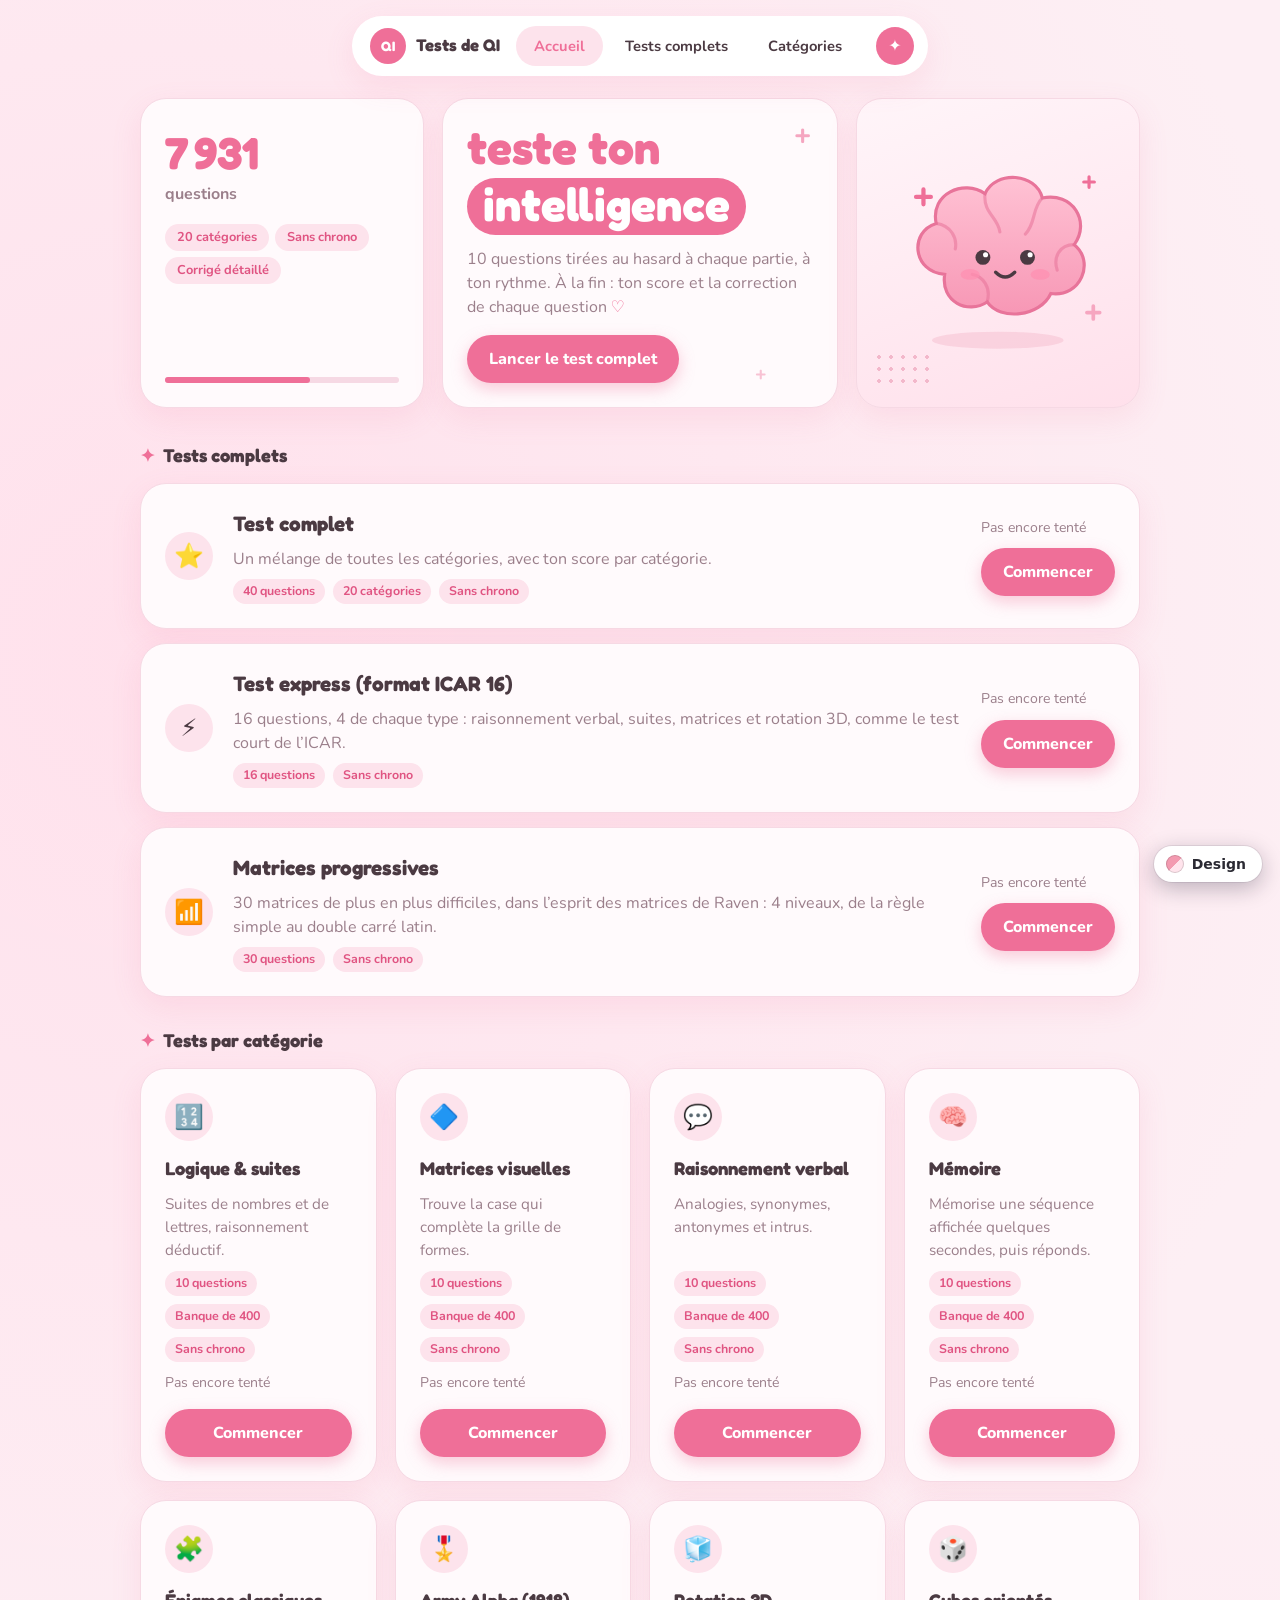
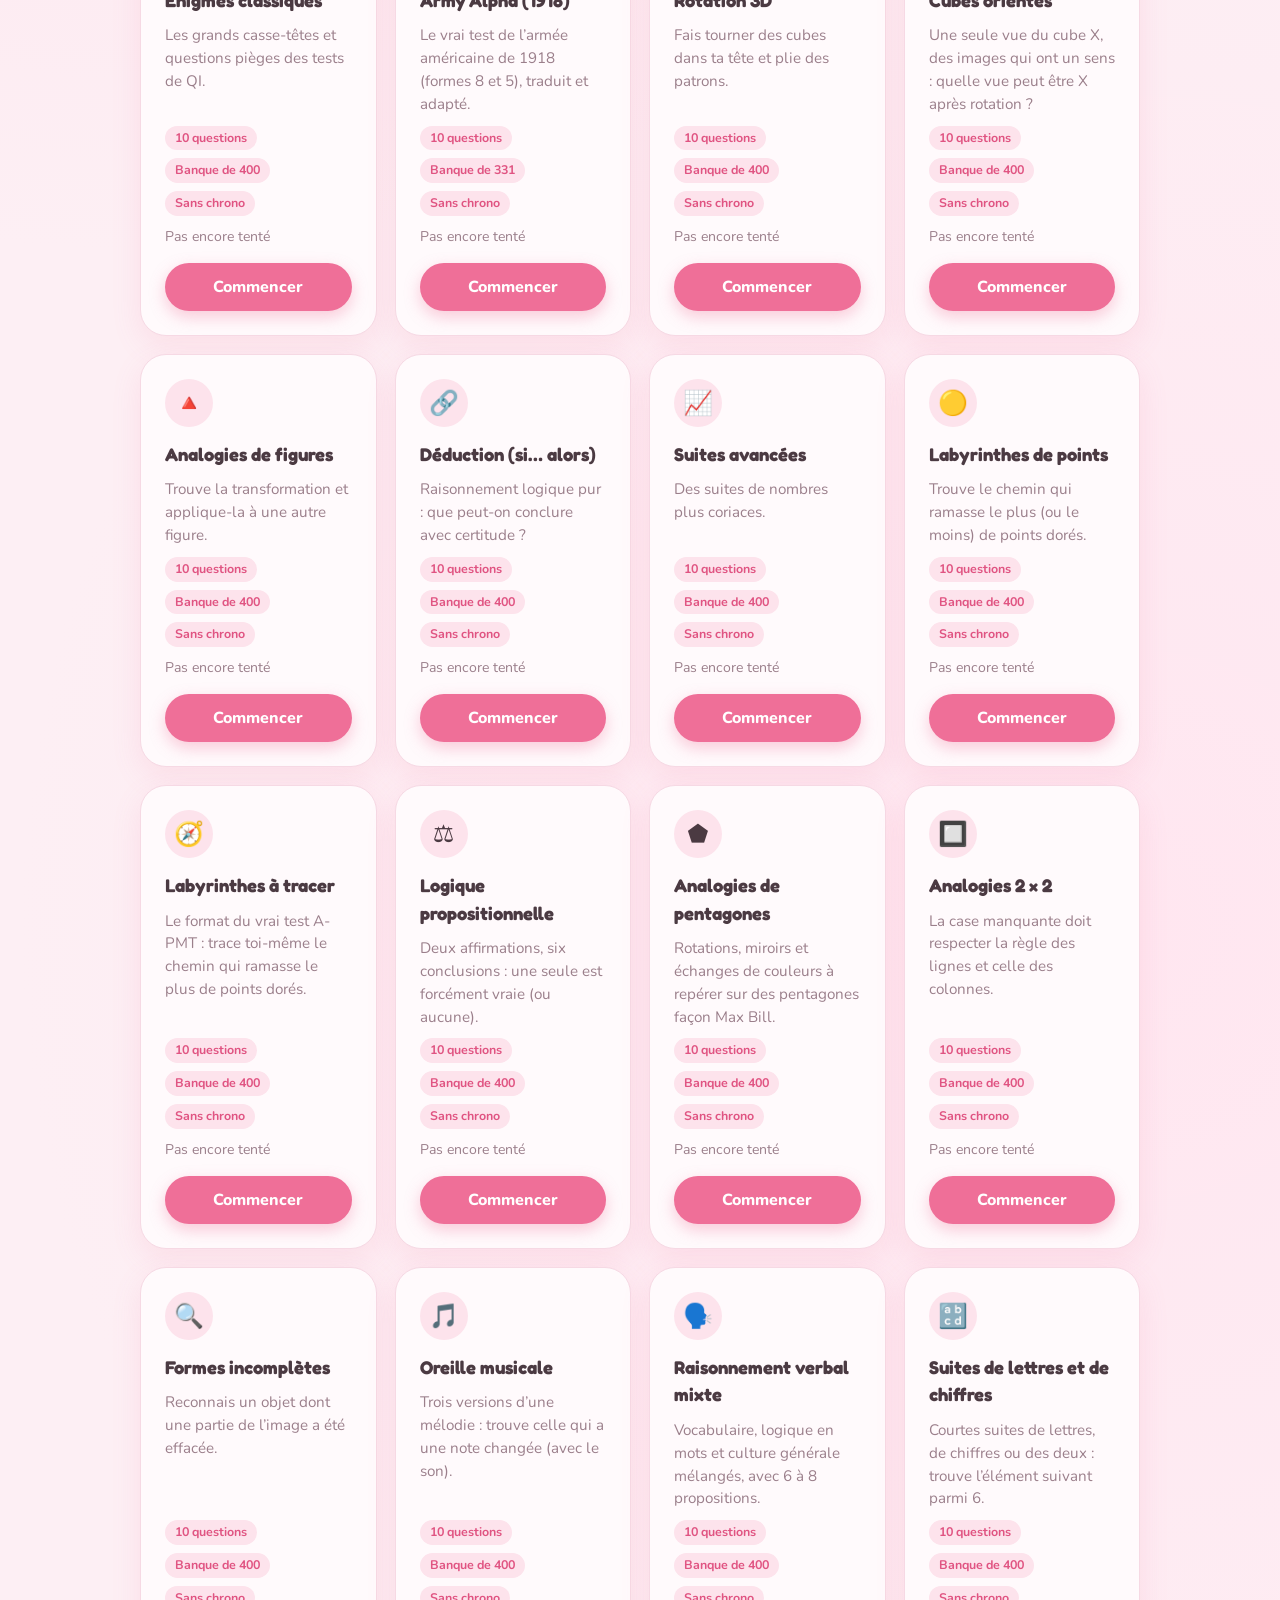
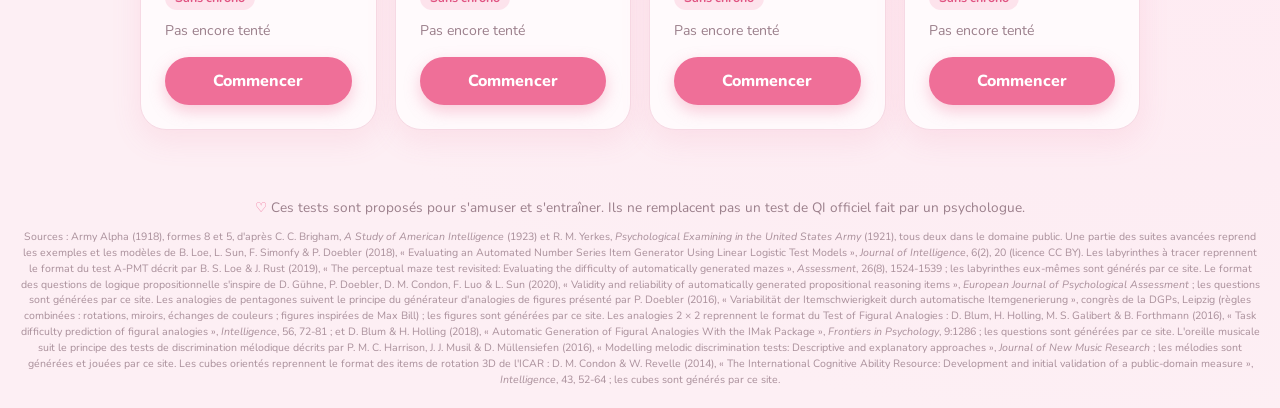
<file: index.html>
<!DOCTYPE html>
<html lang="fr">
<head>
  <meta charset="UTF-8">
  <meta name="viewport" content="width=device-width, initial-scale=1.0">
  <title>Tests de QI</title>
  <!-- Le site existe en plusieurs designs (dossier themes/) : on ouvre celui choisi par le visiteur. -->
  <script src="js/theme.js?v=7"></script>
  <noscript><meta http-equiv="refresh" content="0; url=themes/rose/index.html"></noscript>
</head>
<body>
  <p style="font-family: system-ui, sans-serif; text-align: center; margin-top: 40vh;">
    Ouverture des tests… <a href="themes/rose/index.html">Cliquer ici si rien ne se passe</a>.
  </p>
</body>
</html>
</file>
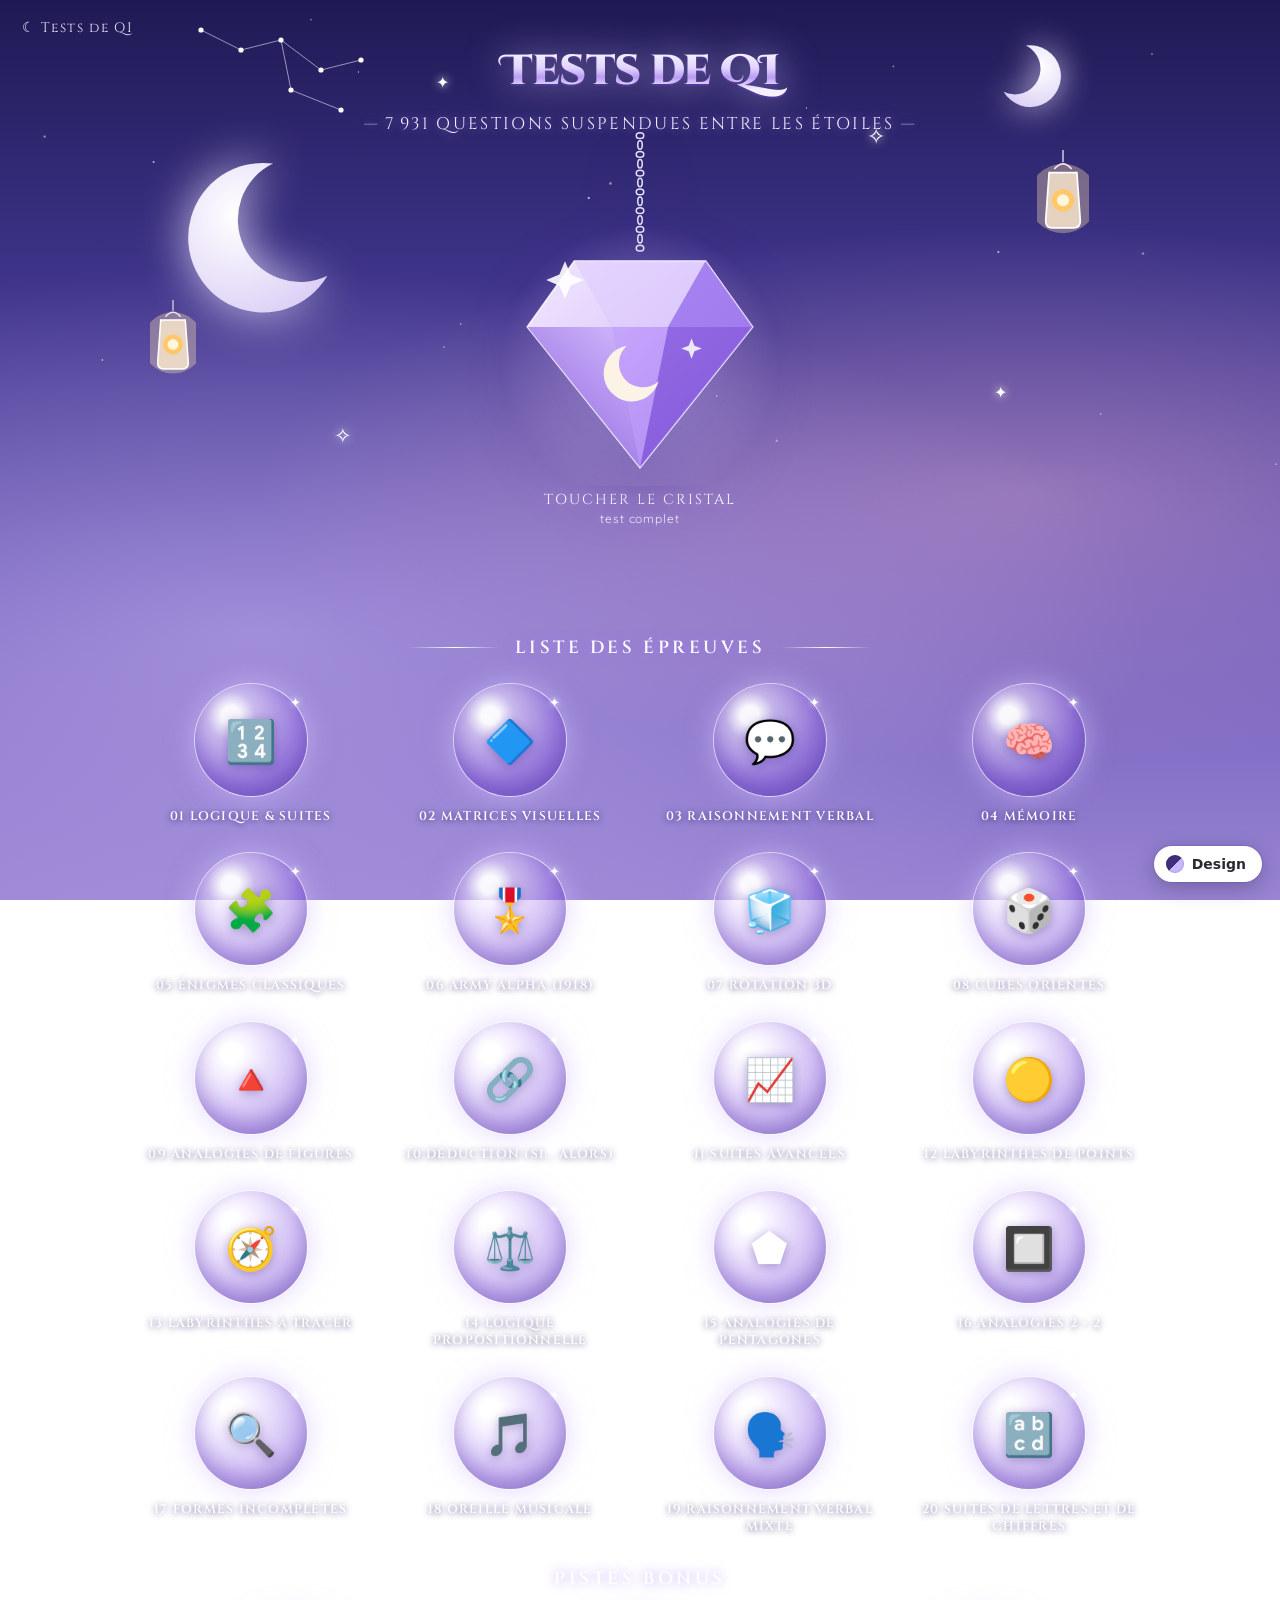
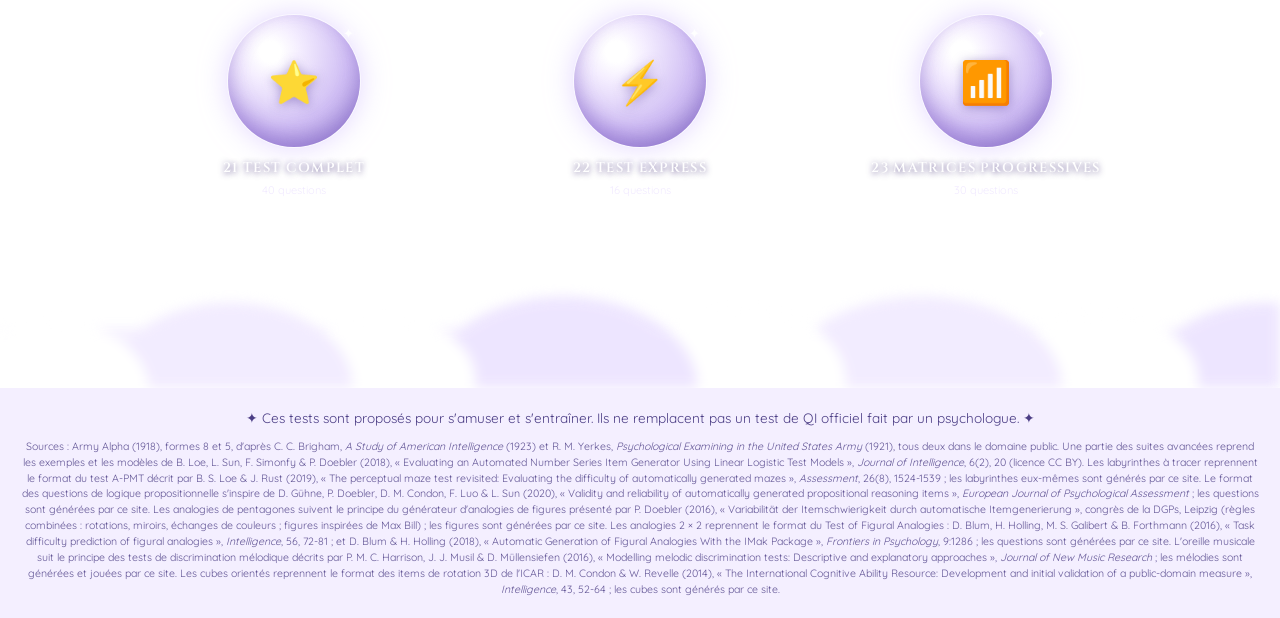
<file: themes/cristal/index.html>
<!DOCTYPE html>
<html lang="fr">
<head>
  <meta charset="UTF-8">
  <meta name="viewport" content="width=device-width, initial-scale=1.0">
  <title>Tests de QI</title>
  <link rel="preconnect" href="https://fonts.googleapis.com">
  <link rel="preconnect" href="https://fonts.gstatic.com" crossorigin>
  <link href="https://fonts.googleapis.com/css2?family=Cinzel+Decorative:wght@700;900&family=Cinzel:wght@500;600&family=Quicksand:wght@400;500;600;700&display=swap" rel="stylesheet">
  <link rel="stylesheet" href="../../style.css?v=6">
  <link rel="stylesheet" href="cristal.css?v=6">
  <link rel="stylesheet" href="../../mobile.css?v=8">
  <script src="../../js/theme.js?v=7" data-theme="cristal"></script>
</head>
<body>
  <div class="sky" aria-hidden="true"><div class="stars"></div><div class="stars s2"></div></div>
  <a href="#" id="logo" class="home-link" title="Accueil">☾ Tests de QI</a>
  <main id="app"></main>
  <footer class="site-footer">
    ✦ Ces tests sont proposés pour s'amuser et s'entraîner. Ils ne remplacent pas un test de QI officiel fait par un psychologue. ✦
    <span data-sources></span>
  </footer>

  <script src="../../js/questions.js?v=6"></script>
  <script src="../../js/enigmes.js?v=6"></script>
  <script src="../../js/alpha.js?v=6"></script>
  <script src="../../js/rotation.js?v=6"></script>
  <script src="../../js/rotation-icar.js?v=6"></script>
  <script src="../../js/avance.js?v=6"></script>
  <script src="../../js/formes.js?v=6"></script>
  <script src="../../js/melodies.js?v=6"></script>
  <script src="../../js/verbalmix.js?v=6"></script>
  <script src="../../js/lnseries.js?v=6"></script>
  <script src="../../js/generators.js?v=6"></script>
  <script src="../../js/shapes.js?v=6"></script>
  <script src="../../js/kidpics.js?v=6"></script>
  <script src="../../js/simple.js?v=6"></script>
  <script src="../../js/app.js?v=6"></script>
  <script src="cristal.js?v=6"></script>
</body>
</html>
</file>
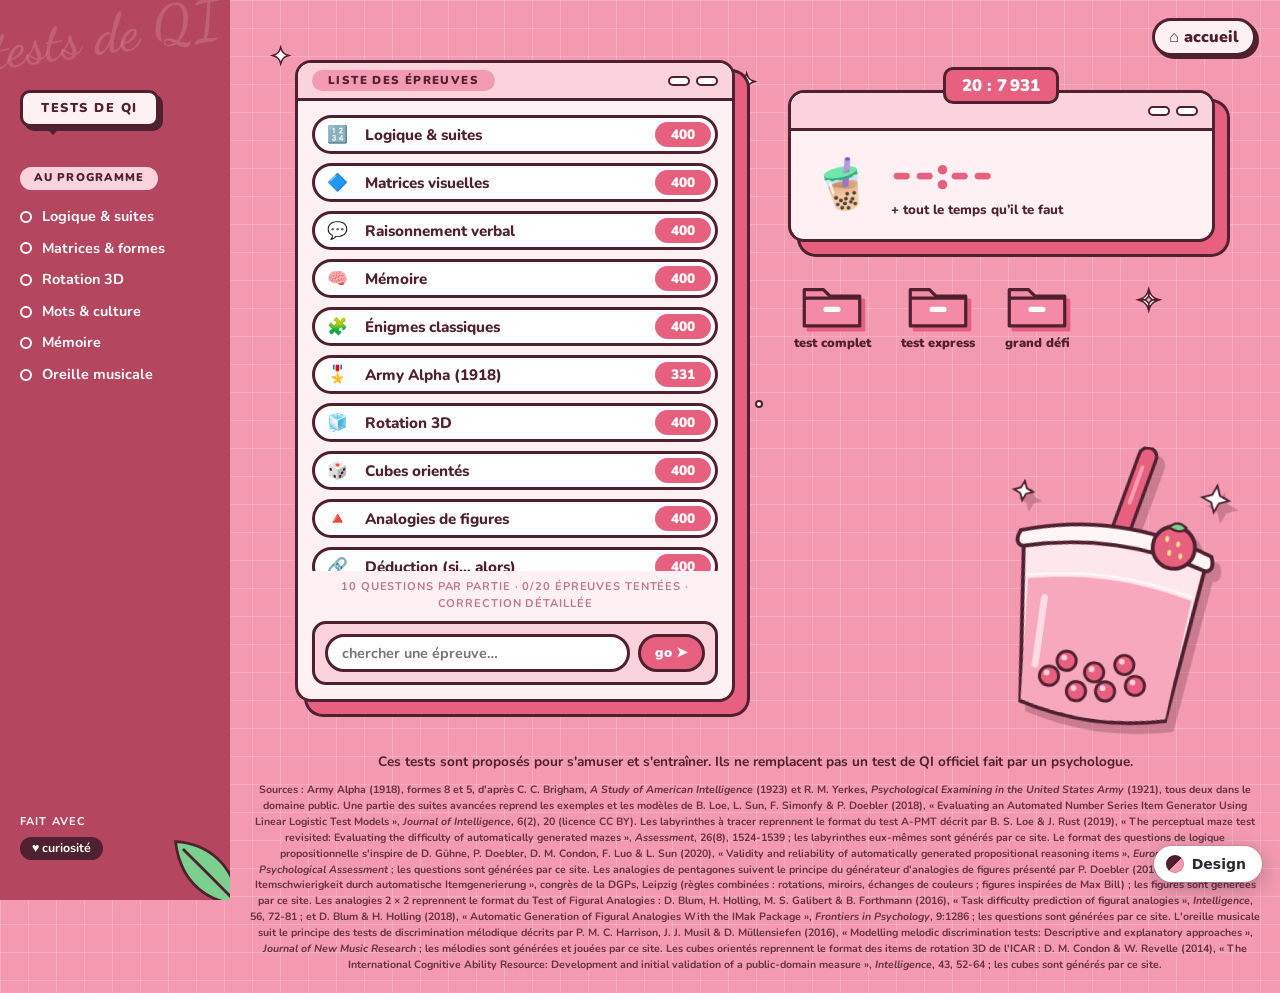
<file: themes/kawaii/index.html>
<!DOCTYPE html>
<html lang="fr">
<head>
  <meta charset="UTF-8">
  <meta name="viewport" content="width=device-width, initial-scale=1.0">
  <title>Tests de QI</title>
  <link rel="preconnect" href="https://fonts.googleapis.com">
  <link rel="preconnect" href="https://fonts.gstatic.com" crossorigin>
  <link href="https://fonts.googleapis.com/css2?family=Nunito:wght@600;700;800;900&family=Dancing+Script:wght@600&display=swap" rel="stylesheet">
  <link rel="stylesheet" href="../../style.css?v=6">
  <link rel="stylesheet" href="kawaii.css?v=6">
  <link rel="stylesheet" href="../../mobile.css?v=8">
  <script src="../../js/theme.js?v=7" data-theme="kawaii"></script>
</head>
<body>
  <div class="layout">
    <aside class="side">
      <span class="watermark">tests de QI</span>
      <div class="bubble-label">Tests de QI</div>
      <div class="tag-pill">au programme</div>
      <ul class="radios" id="radios"></ul>
      <div class="side-foot"><span>fait avec</span><b>♥ curiosité</b></div>
      <svg class="leaf" viewBox="0 0 80 80" aria-hidden="true"><path d="M6 74 C10 30 40 8 74 6 C70 40 50 70 6 74 Z" fill="#7ccf8e" stroke="#4f2030" stroke-width="3"/><path d="M10 70 C30 50 46 34 66 14" fill="none" stroke="#4f2030" stroke-width="3"/></svg>
    </aside>
    <div class="main-col">
      <a href="#" id="logo" class="home-link" title="Accueil">⌂ accueil</a>
      <main id="app"></main>
      <footer class="site-footer">
        Ces tests sont proposés pour s'amuser et s'entraîner. Ils ne remplacent pas un test de QI officiel fait par un psychologue.
        <span data-sources></span>
      </footer>
    </div>
  </div>

  <script src="../../js/questions.js?v=6"></script>
  <script src="../../js/enigmes.js?v=6"></script>
  <script src="../../js/alpha.js?v=6"></script>
  <script src="../../js/rotation.js?v=6"></script>
  <script src="../../js/rotation-icar.js?v=6"></script>
  <script src="../../js/avance.js?v=6"></script>
  <script src="../../js/formes.js?v=6"></script>
  <script src="../../js/melodies.js?v=6"></script>
  <script src="../../js/verbalmix.js?v=6"></script>
  <script src="../../js/lnseries.js?v=6"></script>
  <script src="../../js/generators.js?v=6"></script>
  <script src="../../js/shapes.js?v=6"></script>
  <script src="../../js/kidpics.js?v=6"></script>
  <script src="../../js/simple.js?v=6"></script>
  <script src="../../js/app.js?v=6"></script>
  <script src="kawaii.js?v=6"></script>
</body>
</html>
</file>
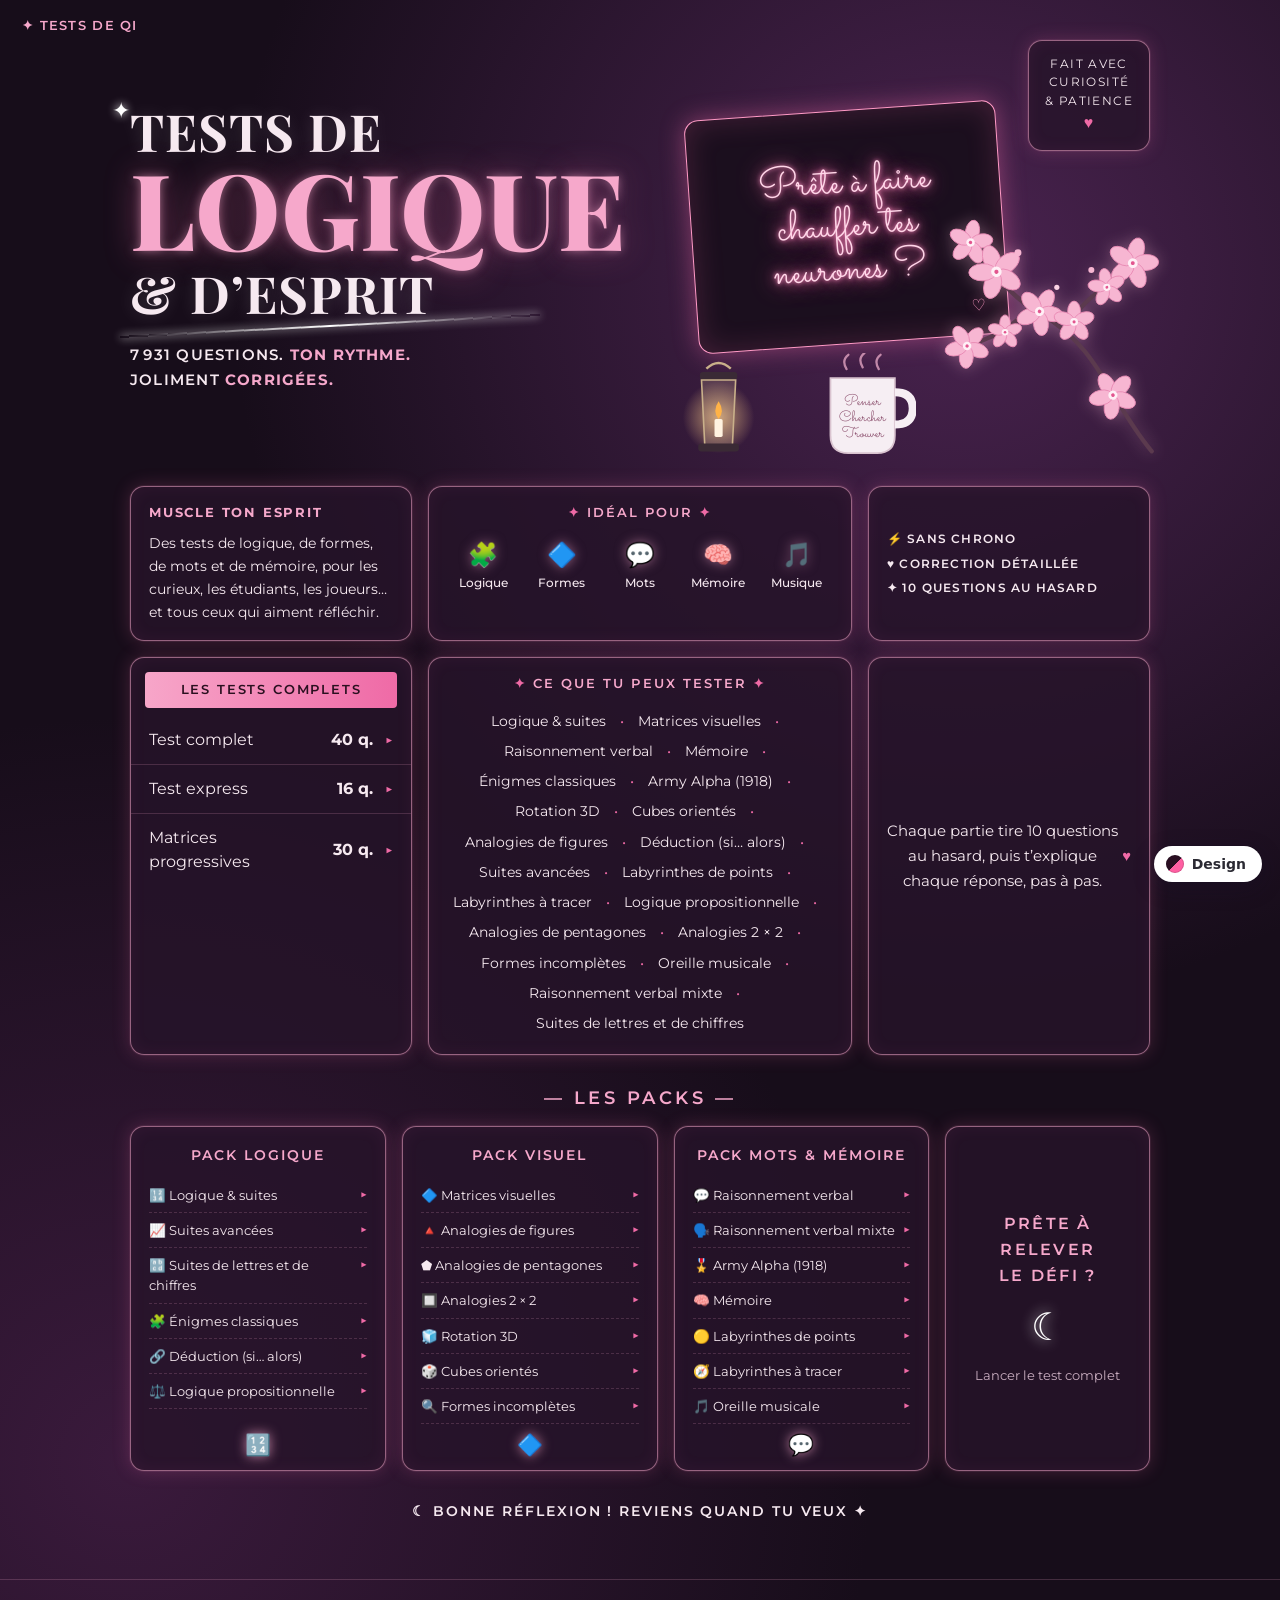
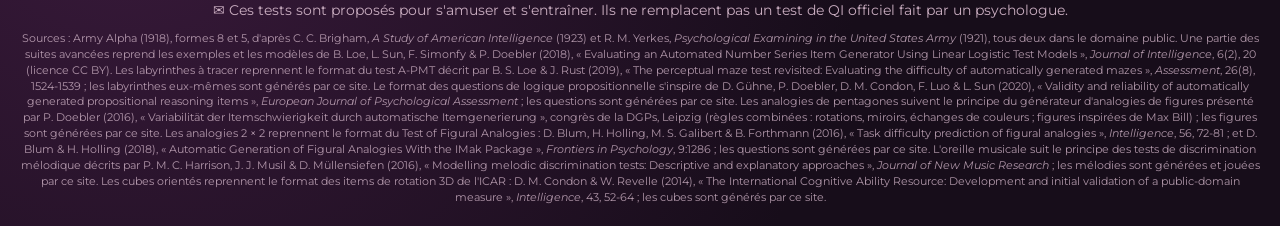
<file: themes/neon/index.html>
<!DOCTYPE html>
<html lang="fr">
<head>
  <meta charset="UTF-8">
  <meta name="viewport" content="width=device-width, initial-scale=1.0">
  <title>Tests de QI</title>
  <link rel="preconnect" href="https://fonts.googleapis.com">
  <link rel="preconnect" href="https://fonts.gstatic.com" crossorigin>
  <link href="https://fonts.googleapis.com/css2?family=Playfair+Display:wght@600;700;800&family=Sacramento&family=Montserrat:wght@400;500;600;700&display=swap" rel="stylesheet">
  <link rel="stylesheet" href="../../style.css?v=6">
  <link rel="stylesheet" href="neon.css?v=6">
  <link rel="stylesheet" href="../../mobile.css?v=8">
  <script src="../../js/theme.js?v=7" data-theme="neon"></script>
</head>
<body>
  <a href="#" id="logo" class="home-link" title="Accueil">✦ Tests de QI</a>
  <main id="app"></main>
  <footer class="site-footer">
    ✉ Ces tests sont proposés pour s'amuser et s'entraîner. Ils ne remplacent pas un test de QI officiel fait par un psychologue.
    <span data-sources></span>
  </footer>

  <script src="../../js/questions.js?v=6"></script>
  <script src="../../js/enigmes.js?v=6"></script>
  <script src="../../js/alpha.js?v=6"></script>
  <script src="../../js/rotation.js?v=6"></script>
  <script src="../../js/rotation-icar.js?v=6"></script>
  <script src="../../js/avance.js?v=6"></script>
  <script src="../../js/formes.js?v=6"></script>
  <script src="../../js/melodies.js?v=6"></script>
  <script src="../../js/verbalmix.js?v=6"></script>
  <script src="../../js/lnseries.js?v=6"></script>
  <script src="../../js/generators.js?v=6"></script>
  <script src="../../js/shapes.js?v=6"></script>
  <script src="../../js/kidpics.js?v=6"></script>
  <script src="../../js/simple.js?v=6"></script>
  <script src="../../js/app.js?v=6"></script>
  <script src="neon.js?v=6"></script>
</body>
</html>
</file>
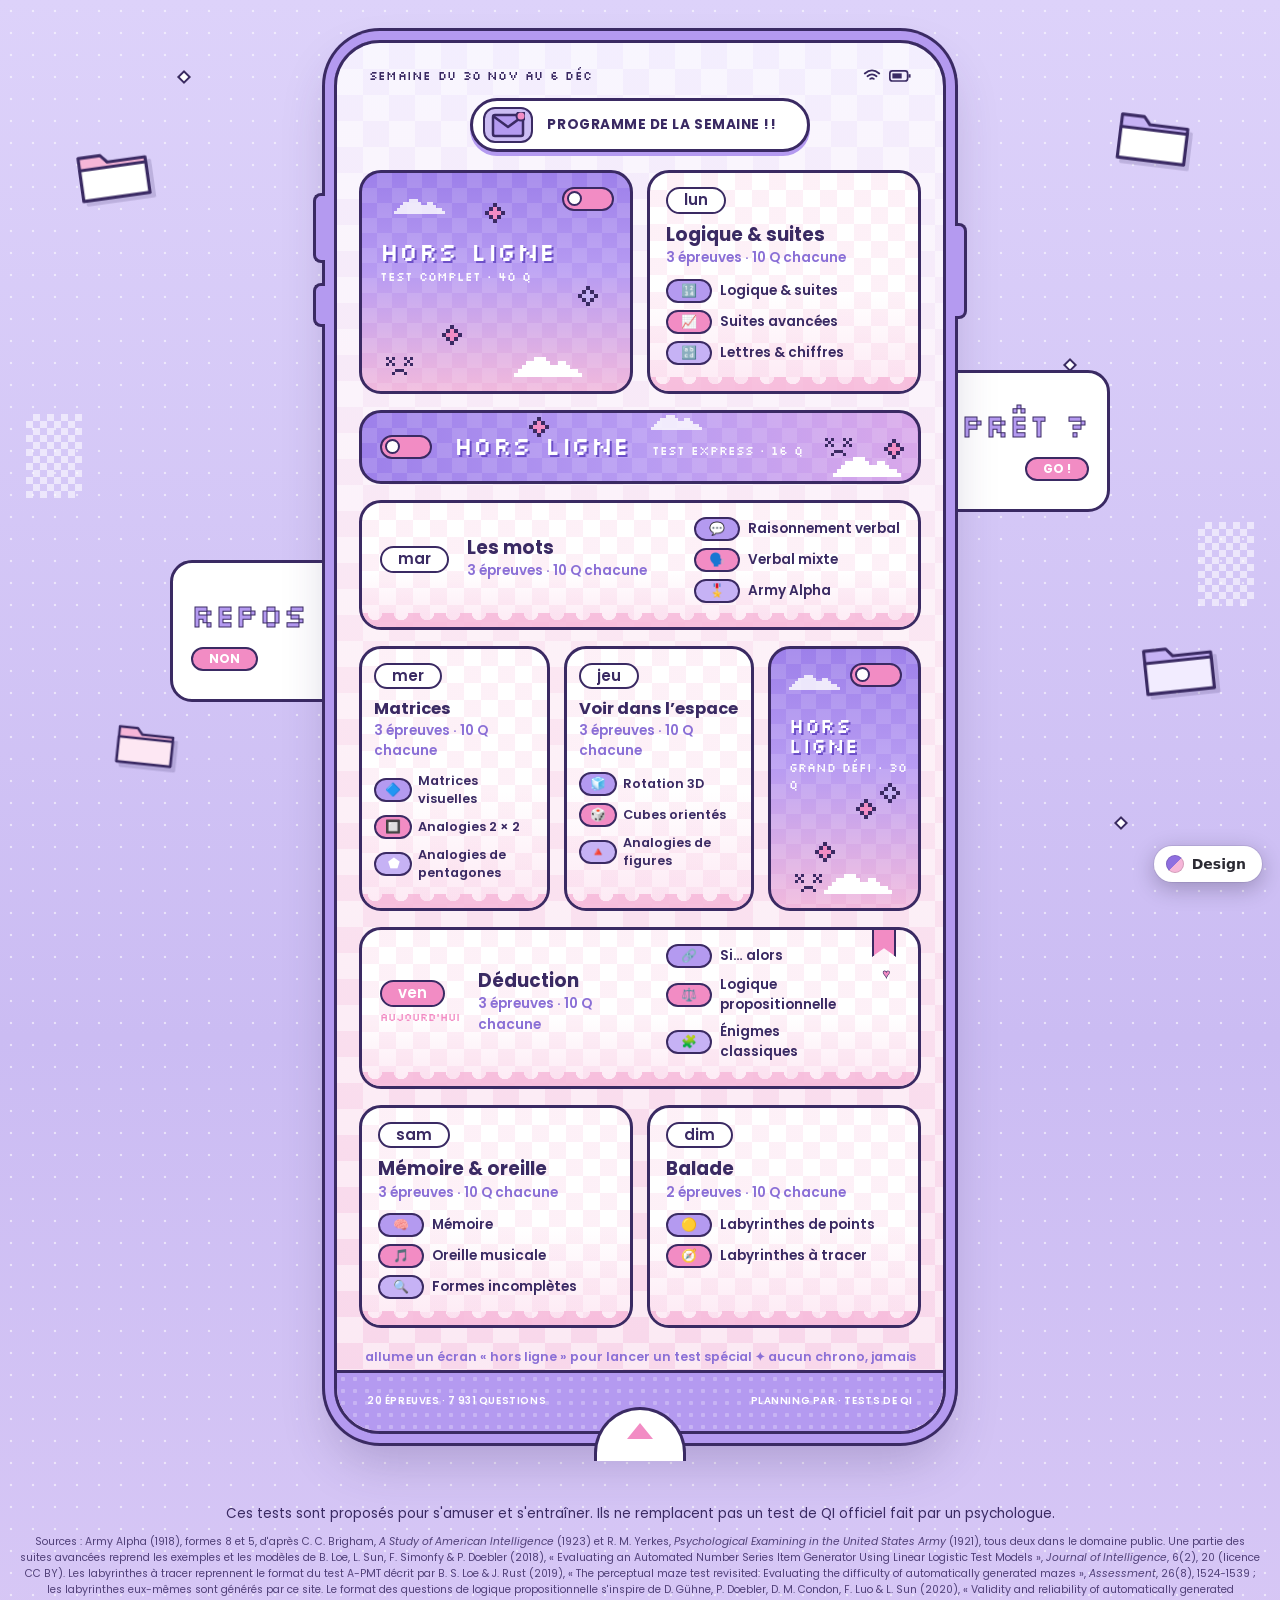
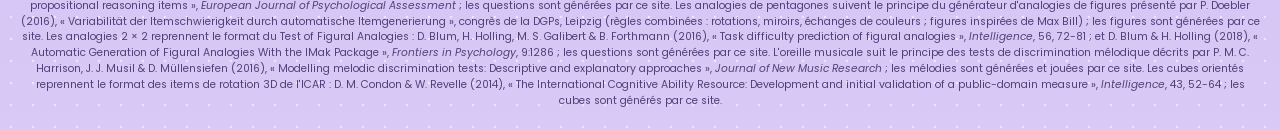
<file: themes/planning/index.html>
<!DOCTYPE html>
<html lang="fr">
<head>
  <meta charset="UTF-8">
  <meta name="viewport" content="width=device-width, initial-scale=1.0">
  <title>Tests de QI</title>
  <link rel="preconnect" href="https://fonts.googleapis.com">
  <link rel="preconnect" href="https://fonts.gstatic.com" crossorigin>
  <link href="https://fonts.googleapis.com/css2?family=Poppins:wght@500;600;700&family=Silkscreen&display=swap" rel="stylesheet">
  <link rel="stylesheet" href="../../style.css?v=6">
  <link rel="stylesheet" href="planning.css?v=6">
  <link rel="stylesheet" href="../../mobile.css?v=8">
  <script src="../../js/theme.js?v=7" data-theme="planning"></script>
</head>
<body>
  <div class="deco" id="deco" aria-hidden="true"></div>
  <div class="stage">
    <div class="peek left" aria-hidden="true"><b>REPOS ?</b><span>NON</span></div>
    <div class="peek right" aria-hidden="true"><b>PRÊT ?</b><span>GO !</span></div>
    <div class="phone">
      <i class="ear l1"></i><i class="ear l2"></i><i class="ear r1"></i>
      <div class="status"><span id="week">SEMAINE</span><span class="icons" id="icons"></span></div>
      <a href="#" id="logo" class="head-pill" title="Accueil"><span class="env" id="env"></span>Programme de la semaine !!</a>
      <main id="app"></main>
      <div class="phone-foot"><span id="foot-l"></span><span>planning par · tests de QI</span></div>
      <button class="notch" id="notch" title="Retour au planning" aria-label="Retour au planning"><i></i></button>
    </div>
  </div>
  <footer class="site-footer">
    Ces tests sont proposés pour s'amuser et s'entraîner. Ils ne remplacent pas un test de QI officiel fait par un psychologue.
    <span data-sources></span>
  </footer>

  <script src="../../js/questions.js?v=6"></script>
  <script src="../../js/enigmes.js?v=6"></script>
  <script src="../../js/alpha.js?v=6"></script>
  <script src="../../js/rotation.js?v=6"></script>
  <script src="../../js/rotation-icar.js?v=6"></script>
  <script src="../../js/avance.js?v=6"></script>
  <script src="../../js/formes.js?v=6"></script>
  <script src="../../js/melodies.js?v=6"></script>
  <script src="../../js/verbalmix.js?v=6"></script>
  <script src="../../js/lnseries.js?v=6"></script>
  <script src="../../js/generators.js?v=6"></script>
  <script src="../../js/shapes.js?v=6"></script>
  <script src="../../js/kidpics.js?v=6"></script>
  <script src="../../js/simple.js?v=6"></script>
  <script src="../../js/app.js?v=6"></script>
  <script src="planning.js?v=6"></script>
</body>
</html>
</file>
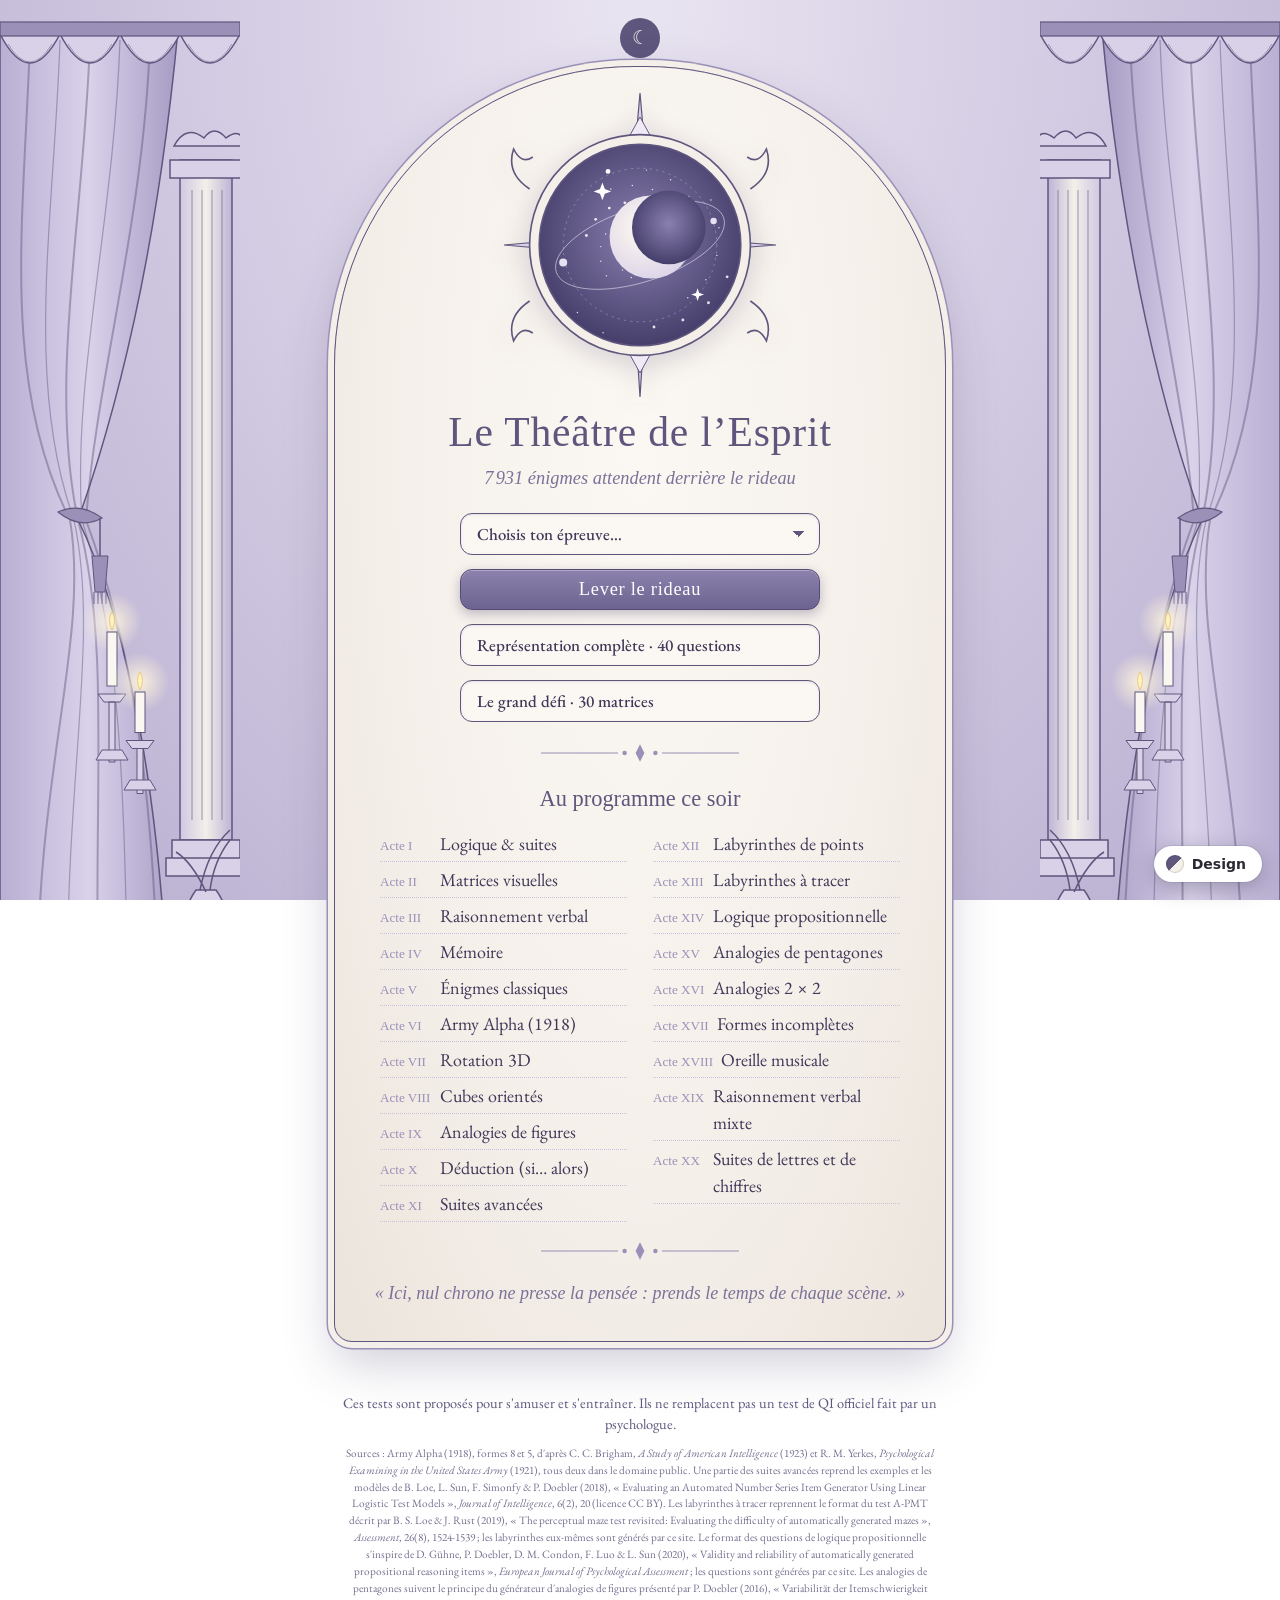
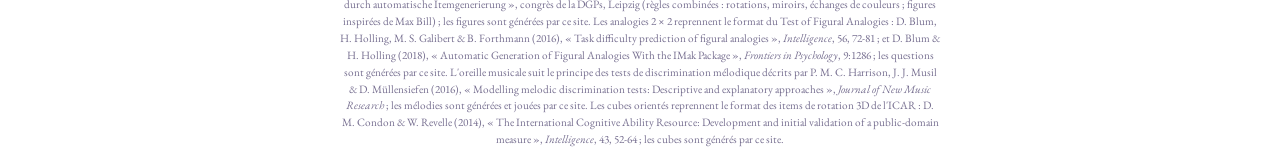
<file: themes/theatre/index.html>
<!DOCTYPE html>
<html lang="fr">
<head>
  <meta charset="UTF-8">
  <meta name="viewport" content="width=device-width, initial-scale=1.0">
  <title>Tests de QI</title>
  <link rel="preconnect" href="https://fonts.googleapis.com">
  <link rel="preconnect" href="https://fonts.gstatic.com" crossorigin>
  <link href="https://fonts.googleapis.com/css2?family=IM+Fell+English+SC&family=IM+Fell+English:ital@0;1&family=EB+Garamond:wght@400;500;600&display=swap" rel="stylesheet">
  <link rel="stylesheet" href="../../style.css?v=6">
  <link rel="stylesheet" href="theatre.css?v=6">
  <link rel="stylesheet" href="../../mobile.css?v=8">
  <script src="../../js/theme.js?v=7" data-theme="theatre"></script>
</head>
<body>
  <div class="side left" id="side-left" aria-hidden="true"></div>
  <div class="side right" id="side-right" aria-hidden="true"></div>

  <div class="stage">
    <a href="#" id="logo" class="home-link" title="Accueil">☾</a>
    <main id="app"></main>
    <footer class="site-footer">
      Ces tests sont proposés pour s'amuser et s'entraîner. Ils ne remplacent pas un test de QI officiel fait par un psychologue.
      <span data-sources></span>
    </footer>
  </div>

  <script src="../../js/questions.js?v=6"></script>
  <script src="../../js/enigmes.js?v=6"></script>
  <script src="../../js/alpha.js?v=6"></script>
  <script src="../../js/rotation.js?v=6"></script>
  <script src="../../js/rotation-icar.js?v=6"></script>
  <script src="../../js/avance.js?v=6"></script>
  <script src="../../js/formes.js?v=6"></script>
  <script src="../../js/melodies.js?v=6"></script>
  <script src="../../js/verbalmix.js?v=6"></script>
  <script src="../../js/lnseries.js?v=6"></script>
  <script src="../../js/generators.js?v=6"></script>
  <script src="../../js/shapes.js?v=6"></script>
  <script src="../../js/kidpics.js?v=6"></script>
  <script src="../../js/simple.js?v=6"></script>
  <script src="../../js/app.js?v=6"></script>
  <script src="theatre.js?v=6"></script>
</body>
</html>
</file>
<file: style.css>
:root {
  --bg: #f5f6fa;
  --card: #ffffff;
  --ink: #232a3d;
  --muted: #6b7388;
  --line: #e4e7ef;
  --good: #1f9d6b;
  --bad: #e0524d;
  --radius: 18px;
  --shadow: 0 1px 2px rgba(20, 30, 60, .05), 0 6px 24px rgba(20, 30, 60, .06);
  --accent: #5b7cfa;
}

* { box-sizing: border-box; }

body {
  margin: 0;
  font-family: "Segoe UI", system-ui, -apple-system, Roboto, sans-serif;
  background: var(--bg);
  color: var(--ink);
  line-height: 1.5;
  min-height: 100vh;
  display: flex;
  flex-direction: column;
}

main { flex: 1; width: 100%; max-width: 1040px; margin: 0 auto; padding: 24px 20px 48px; }

/* ---------- En-tête / pied ---------- */
.site-header {
  background: var(--card);
  border-bottom: 1px solid var(--line);
  padding: 14px 24px;
}
.logo { display: inline-flex; align-items: center; gap: 10px; font-weight: 700; color: var(--ink); text-decoration: none; font-size: 1.05rem; }
.logo-mark {
  display: grid; place-items: center; width: 34px; height: 34px; border-radius: 10px;
  background: linear-gradient(135deg, #5b7cfa, #8b6cf0); color: #fff; font-size: .85rem;
}
.site-footer { text-align: center; color: var(--muted); font-size: .85rem; padding: 20px; border-top: 1px solid var(--line); }

/* ---------- Boutons ---------- */
.btn {
  border: 0; border-radius: 12px; padding: 12px 22px; font: inherit; font-weight: 600;
  cursor: pointer; transition: transform .1s, background .2s, opacity .2s;
}
.btn:active { transform: scale(.97); }
.btn.primary { background: var(--accent); color: #fff; }
.btn.primary:hover { filter: brightness(1.07); }
.btn.primary:disabled { opacity: .4; cursor: not-allowed; filter: none; }
.btn.ghost { background: transparent; color: var(--ink); border: 1.5px solid var(--line); }
.btn.ghost:hover { border-color: var(--accent); color: var(--accent); }
.link { background: none; border: 0; color: var(--muted); font: inherit; cursor: pointer; padding: 0; }
.link:hover { color: var(--accent); }

/* ---------- Accueil ---------- */
.hero { text-align: center; padding: 32px 0 28px; }
.hero h1 { font-size: clamp(1.9rem, 4vw, 2.6rem); margin: 0 0 10px; letter-spacing: -.02em; }
.hero p { color: var(--muted); max-width: 560px; margin: 0 auto; font-size: 1.05rem; }

.cards { display: grid; grid-template-columns: repeat(auto-fit, minmax(220px, 1fr)); gap: 18px; }
.test-card {
  background: var(--card); border-radius: var(--radius); box-shadow: var(--shadow);
  padding: 24px; display: flex; flex-direction: column; gap: 10px;
  border-top: 4px solid var(--accent); transition: transform .2s;
}
.test-card:hover { transform: translateY(-3px); }
.test-icon {
  width: 48px; height: 48px; border-radius: 14px; display: grid; place-items: center; font-size: 1.5rem;
  background: color-mix(in srgb, var(--accent) 14%, white);
}
.test-card h2 { margin: 4px 0 0; font-size: 1.15rem; }
.test-card p { margin: 0; color: var(--muted); font-size: .95rem; flex: 1; }
.test-meta { display: flex; gap: 8px; flex-wrap: wrap; }
.test-meta span { font-size: .78rem; background: var(--bg); padding: 3px 10px; border-radius: 99px; color: var(--muted); }
.best { font-size: .88rem; }
.best.muted { color: var(--muted); }
.test-card .btn { margin-top: 6px; }

/* Test complet */
.full-card + .full-card { margin-top: -16px; }
.full-card {
  background: linear-gradient(120deg, color-mix(in srgb, var(--accent) 10%, white), #fff 70%);
  border-radius: var(--radius); box-shadow: var(--shadow); border: 1.5px solid color-mix(in srgb, var(--accent) 25%, white);
  padding: 24px; display: flex; align-items: center; gap: 20px; flex-wrap: wrap; margin-bottom: 30px;
}
.full-body { flex: 1; min-width: 220px; display: flex; flex-direction: column; gap: 8px; }
.full-body h2 { margin: 0; font-size: 1.3rem; }
.full-body p { margin: 0; color: var(--muted); }
.full-side { display: flex; flex-direction: column; align-items: flex-start; gap: 10px; }
.section-title { font-size: 1.1rem; margin: 0 0 14px; color: var(--muted); }

.cat-tag {
  display: inline-block; font-size: .78rem; font-weight: 600; padding: 3px 10px; border-radius: 99px; margin-bottom: 12px;
  color: var(--accent); background: color-mix(in srgb, var(--accent) 12%, white);
}
.corr-head .cat-tag { margin: 0 0 0 auto; }

.breakdown { background: var(--card); border-radius: var(--radius); box-shadow: var(--shadow); padding: 22px 26px; margin-top: 18px; }
.breakdown h2 { margin: 0 0 14px; font-size: 1.1rem; }
.bd-row { display: grid; grid-template-columns: 190px 1fr 44px; align-items: center; gap: 14px; padding: 6px 0; }
.bd-name { font-weight: 600; font-size: .95rem; }
.bd-bar { height: 10px; background: var(--line); border-radius: 99px; overflow: hidden; }
.bd-bar div { height: 100%; background: var(--accent); border-radius: 99px; }
.bd-score { text-align: right; font-variant-numeric: tabular-nums; font-weight: 600; }
@media (max-width: 560px) { .bd-row { grid-template-columns: 1fr 44px; } .bd-bar { grid-column: 1 / -1; grid-row: 2; } }

/* ---------- Quiz ---------- */
.quiz { max-width: 720px; margin: 0 auto; }
.quiz-top { display: flex; justify-content: space-between; align-items: center; gap: 12px; margin-bottom: 12px; }
.quiz-title { font-weight: 600; }
.counter { color: var(--muted); font-variant-numeric: tabular-nums; }
.progress { height: 6px; background: var(--line); border-radius: 99px; overflow: hidden; margin-bottom: 22px; }
.progress div { height: 100%; background: var(--accent); border-radius: 99px; transition: width .3s; }

.q-card { background: var(--card); border-radius: var(--radius); box-shadow: var(--shadow); padding: 28px; }
.q-text { font-size: 1.15rem; font-weight: 600; margin: 0 0 18px; }
.big-seq {
  font-size: clamp(1.4rem, 4vw, 2rem); font-weight: 700; text-align: center; letter-spacing: .04em;
  background: var(--bg); border-radius: 14px; padding: 20px; margin-bottom: 22px;
}
.big-seq.small { font-size: 1.1rem; padding: 10px; margin: 6px 0 12px; }

.options { display: grid; grid-template-columns: repeat(2, 1fr); gap: 12px; }
.options.visual { grid-template-columns: repeat(3, 1fr); }
.option {
  background: var(--card); border: 2px solid var(--line); border-radius: 14px; padding: 14px 16px;
  font: inherit; font-size: 1.02rem; text-align: left; cursor: pointer; color: var(--ink);
  transition: border-color .15s, background .15s;
}
.options.visual .option { padding: 8px; display: grid; place-items: center; }
.option:hover { border-color: color-mix(in srgb, var(--accent) 50%, white); }
.option.selected { border-color: var(--accent); background: color-mix(in srgb, var(--accent) 9%, white); }

.quiz-nav { display: flex; justify-content: space-between; margin-top: 20px; }

/* Matrices */
.matrix {
  display: grid; grid-template-columns: repeat(3, 1fr); gap: 6px; max-width: 330px;
  margin: 0 auto 24px; background: var(--line); padding: 6px; border-radius: 14px;
}
.matrix.small { max-width: 210px; gap: 4px; padding: 4px; margin: 6px 0 12px; }
.m-cell { background: #fff; border-radius: 9px; aspect-ratio: 1; display: grid; place-items: center; }
.m-cell.missing { font-size: 2rem; font-weight: 700; color: var(--accent); background: color-mix(in srgb, var(--accent) 10%, white); }
.matrix.small .m-cell.missing { font-size: 1.3rem; }
.cell-svg { width: 100%; height: 100%; display: block; }
.options.visual .cell-svg { max-width: 110px; }

/* Rotation 3D */
.options.visual.four { grid-template-columns: repeat(4, 1fr); }
.figure { display: flex; justify-content: center; gap: 28px; margin: 0 auto 24px; flex-wrap: wrap; }
.fig-item { width: 150px; text-align: center; }
.fig-item span { display: block; font-size: .85rem; color: var(--muted); font-weight: 600; margin-top: 2px; }
.fig-net { width: 100%; max-width: 300px; }
.net-svg { width: 100%; height: auto; display: block; }
.inline-sym { width: 1.6em; height: 1.6em; vertical-align: middle; background: #eef1f8; border-radius: 4px; }
.corr .figure { justify-content: flex-start; margin: 6px 0 12px; gap: 16px; }
.corr .fig-item { width: 100px; }
.corr .fig-net { max-width: 190px; }

/* Analogies de figures */
.analogy { display: flex; align-items: center; justify-content: center; gap: 14px; flex-wrap: wrap; margin: 0 auto 24px; }
.an-pair { display: flex; align-items: center; gap: 8px; background: var(--line); padding: 6px; border-radius: 12px; }
.an-pair .m-cell { width: 84px; }
.an-arrow { font-size: 1.3rem; color: var(--muted); }
.an-sep { color: var(--muted); font-weight: 600; font-size: .9rem; }
.corr .analogy { justify-content: flex-start; margin: 6px 0 12px; }
.corr .an-pair .m-cell { width: 56px; }

/* Labyrinthes */
.fig-maze { width: 100%; max-width: 260px; }
.maze-svg { width: 100%; height: auto; display: block; }
.corr .fig-maze { max-width: 190px; }

/* Labyrinthes à tracer */
.trace-box { width: 100%; max-width: 520px; margin: 0 auto; }
.trace-box.small { max-width: 300px; margin: 0; }
.trace-svg { width: 100%; height: auto; display: block; user-select: none; }
.trace-svg .hit { cursor: pointer; }
.trace-svg .hit:hover { fill: rgba(63, 91, 217, .35); }
.trace-dirs { display: none; }
.trace-bar { display: flex; justify-content: space-between; align-items: center; gap: 12px; flex-wrap: wrap; margin-top: 14px; color: var(--muted); }
.trace-btns { display: flex; gap: 8px; }
.trace-btns .btn { padding: 8px 14px; }
.btn.ghost:disabled { opacity: .4; cursor: not-allowed; }
.trace-note { margin: 4px 0 8px; font-size: .92rem; }

/* Oreille musicale */
.listen-stage { display: grid; justify-items: center; gap: 16px; padding: 10px 0; }
.versions { display: flex; gap: 10px; flex-wrap: wrap; justify-content: center; }
.ver { padding: 10px 16px; border-radius: 12px; background: var(--bg); color: var(--muted); font-weight: 600; transition: background .2s, color .2s; }
.ver.playing { background: var(--accent); color: #fff; }
.listen-tip { margin: 0; color: var(--muted); font-size: .88rem; }
.replay { padding: 6px 12px; font-size: .88rem; margin: 6px 0; }

/* Grille 2 × 2 */
.matrix.two { grid-template-columns: repeat(2, 1fr); max-width: 240px; }
.matrix.two.small { max-width: 150px; }

/* Formes incomplètes */
.fig-frag { width: 220px; border: 1px solid var(--line); border-radius: 12px; overflow: hidden; }
.frag-svg { width: 100%; height: auto; display: block; }
.corr .fig-frag { width: 120px; }

/* Mémoire */
.memo-stage { min-height: 160px; display: grid; place-items: center; gap: 18px; text-align: center; }
.memo-content { font-size: clamp(1.5rem, 4.5vw, 2.3rem); font-weight: 700; letter-spacing: .05em; }
.memo-bar { width: 100%; max-width: 360px; height: 6px; background: var(--line); border-radius: 99px; overflow: hidden; }
.memo-bar div { height: 100%; background: var(--accent); animation: shrink linear forwards; }
@keyframes shrink { from { width: 100%; } to { width: 0; } }

/* ---------- Résultats ---------- */
.results { max-width: 760px; margin: 0 auto; }
.score-card {
  background: var(--card); border-radius: var(--radius); box-shadow: var(--shadow);
  padding: 28px; display: flex; align-items: center; gap: 28px; flex-wrap: wrap;
}
.score-ring {
  width: 140px; height: 140px; border-radius: 50%; flex-shrink: 0; display: grid; place-items: center;
  background: conic-gradient(var(--accent) calc(var(--pct) * 1%), var(--line) 0);
}
.score-ring > div {
  width: 112px; height: 112px; border-radius: 50%; background: #fff;
  display: flex; align-items: baseline; justify-content: center; padding-top: 34px;
}
.score-ring strong { font-size: 2.4rem; line-height: 1; }
.score-ring span { color: var(--muted); margin-left: 4px; }
.score-text { flex: 1; min-width: 220px; }
.score-text h1 { margin: 2px 0 4px; font-size: 1.8rem; }
.score-text p { margin: 0; color: var(--muted); }
.eyebrow { font-size: .85rem; font-weight: 600; }
.record { color: #c48a00 !important; font-weight: 600; margin-top: 8px !important; }
.actions { display: flex; gap: 10px; margin-top: 16px; flex-wrap: wrap; }

.corr-title { margin: 34px 0 14px; }
.corr-list { list-style: none; padding: 0; margin: 0; display: grid; gap: 14px; }
.corr {
  background: var(--card); border-radius: var(--radius); box-shadow: var(--shadow); padding: 20px 22px;
  border-left: 4px solid var(--good);
}
.corr.ko { border-left-color: var(--bad); }
.corr-head { display: flex; align-items: center; gap: 10px; margin-bottom: 6px; }
.badge {
  width: 26px; height: 26px; border-radius: 50%; display: grid; place-items: center;
  color: #fff; font-weight: 700; font-size: .85rem; background: var(--good);
}
.corr.ko .badge { background: var(--bad); }
.corr-num { font-weight: 600; color: var(--muted); font-size: .9rem; }
.corr-q { margin: 4px 0 8px; font-weight: 600; }
.corr-memo { font-size: .92rem; color: var(--muted); background: var(--bg); border-radius: 10px; padding: 8px 12px; margin: 6px 0; }
.corr-memo strong { color: var(--ink); }
.corr-answers { display: flex; gap: 22px; flex-wrap: wrap; margin: 8px 0; }
.lbl { display: block; font-size: .78rem; color: var(--muted); text-transform: uppercase; letter-spacing: .04em; margin-bottom: 4px; }
.ans { display: inline-block; padding: 6px 12px; border-radius: 10px; font-weight: 600; }
.ans.good { background: color-mix(in srgb, var(--good) 12%, white); color: var(--good); }
.ans.bad { background: color-mix(in srgb, var(--bad) 12%, white); color: var(--bad); }
.corr-answers.visual .ans { padding: 4px; width: 76px; height: 76px; }
.explain { margin: 8px 0 0; color: var(--muted); font-size: .95rem; }
/* Bouton « Développe » et explication très simple */
.explain-row { display: flex; align-items: flex-start; gap: 12px; }
.explain-row .explain { flex: 1; }
.dev-btn { flex-shrink: 0; margin-top: 6px; padding: 5px 12px; border-radius: 999px; border: 1.5px solid var(--accent, #3f5bd9); background: transparent; color: var(--accent, #3f5bd9); font: inherit; font-size: .85rem; font-weight: 700; cursor: pointer; white-space: nowrap; }
.dev-btn:hover, .dev-btn[aria-expanded="true"] { background: var(--accent, #3f5bd9); color: #fff; }
.kid-box { margin-top: 10px; padding: 12px 16px; border-radius: 14px; background: color-mix(in srgb, var(--accent, #3f5bd9) 9%, #fff); border: 1.5px dashed color-mix(in srgb, var(--accent, #3f5bd9) 45%, #fff); color: #2b2a33; font-size: .97rem; line-height: 1.6; text-align: left; }
.kid-box[hidden] { display: none; }
.kid-title { margin: 0 0 6px; font-weight: 800; font-size: .8rem; letter-spacing: .06em; text-transform: uppercase; color: var(--accent, #3f5bd9); }
.kid-box p { margin: 0 0 8px; }
.kid-step-title { font-weight: 700; }
.kid-steps { margin: 0 0 8px; padding-left: 22px; }
.kid-steps li { margin: 3px 0; }
.kid-end { margin-bottom: 0 !important; font-weight: 600; }
/* Dessins des explications simples */
.kid-pic { margin: 10px 0 12px; padding: 12px; background: #fff; border-radius: 12px; text-align: center; box-shadow: 0 1px 0 rgba(0, 0, 0, .05); }
.kid-pic svg { max-width: 100%; height: auto; display: inline-block; }
.kid-pic figcaption { margin-top: 6px; font-size: .88rem; color: #5b5670; line-height: 1.45; }
.kid-row { display: flex; flex-wrap: wrap; gap: 18px; justify-content: center; }
.kid-pizza { display: flex; flex-direction: column; align-items: center; gap: 4px; font-size: .85rem; font-weight: 700; color: #3b3552; max-width: 160px; }
.kid-eq, .kid-chain, .kid-rev > div { display: flex; flex-wrap: wrap; align-items: center; justify-content: center; gap: 8px; }
.kid-eq b, .kid-rev b { min-width: 38px; padding: 6px 10px; border: 2px solid #3b3552; border-radius: 10px; background: #fff; color: #3b3552; font-size: 1.1rem; }
.kid-eq b.ok, .kid-rev b.ok { background: #2f9e64; border-color: #2f9e64; color: #fff; }
.kid-eq i, .kid-chain i { font-style: normal; font-weight: 800; font-size: 1.2rem; color: #f29f4b; }
.kid-box-word { padding: 7px 12px; border: 2px solid #3b3552; border-radius: 10px; background: #eef0fb; color: #3b3552; font-weight: 700; font-size: .9rem; }
.kid-box-word.ok { background: #2f9e64; border-color: #2f9e64; color: #fff; }
.kid-box-word.no { text-decoration: line-through; text-decoration-thickness: 2px; text-decoration-color: #e05a6a; background: #fdecee; }
.kid-rev { display: flex; flex-direction: column; gap: 6px; }
.kid-rev i { font-style: normal; font-weight: 700; color: #f29f4b; font-size: .9rem; }
.kid-row { align-items: center; }
.kid-arrow { font-size: 1.6rem; font-weight: 800; color: #f29f4b; }
.kid-legs { display: flex; flex-direction: column; gap: 4px; text-align: left; color: #3b3552; }
@media (max-width: 600px) { .explain-row { flex-direction: column; gap: 4px; } }

@media (max-width: 560px) {
  .q-card { padding: 20px; }
  .options { grid-template-columns: 1fr; }
  .options.visual, .options.visual.four { grid-template-columns: repeat(2, 1fr); }
  .score-card { justify-content: center; text-align: center; }
  .actions { justify-content: center; }
}
</file>
<file: themes/cristal/cristal.css>
/* Maquette « Cristal de lune » — ciel lavande, cristal, nuages. Surcharge de style.css */
:root {
  --deep: #2b2468;
  --violet: #7a5bd0;
  --lilac: #c9b6f2;
  --mist: #efe8ff;
  --ink: #3a2c6b;
  --muted: #6e62a0;
  --line: rgba(255, 255, 255, .55);
  --glass: rgba(255, 255, 255, .72);
  --radius: 26px;
}
.test-card, .full-card, .quiz, .results, .bd-row, .cat-tag { --accent: var(--violet) !important; }

body { font-family: "Quicksand", "Segoe UI", sans-serif; color: var(--ink); background: transparent; }
.site-header { display: none; }

/* ---------- Ciel (fixe derrière tout) ---------- */
.sky { position: fixed; inset: 0; z-index: -1;
  background:
    radial-gradient(ellipse 60% 30% at 80% 55%, rgba(255, 196, 220, .35), transparent),
    radial-gradient(ellipse 70% 40% at 20% 70%, rgba(220, 200, 255, .45), transparent),
    linear-gradient(180deg, #1f1a54 0%, #3d3388 30%, #6a58b6 65%, #9a85d4 100%); }
.hero .sub { color: #f4eeff; text-shadow: 0 0 10px rgba(180, 150, 255, .7); }
.stars { position: absolute; inset: 0; background-image:
  radial-gradient(1.4px 1.4px at 12% 18%, #fff, transparent), radial-gradient(1px 1px at 28% 8%, #fff, transparent),
  radial-gradient(1.6px 1.6px at 46% 22%, #fff, transparent), radial-gradient(1px 1px at 63% 12%, #fff, transparent),
  radial-gradient(1.4px 1.4px at 78% 28%, #fff, transparent), radial-gradient(1px 1px at 90% 6%, #fff, transparent),
  radial-gradient(1.2px 1.2px at 8% 40%, #fff, transparent), radial-gradient(1px 1px at 36% 36%, #fff, transparent),
  radial-gradient(1.3px 1.3px at 56% 44%, #fff, transparent), radial-gradient(1px 1px at 86% 46%, #fff, transparent);
  animation: twinkle 5s ease-in-out infinite alternate; }
.stars.s2 { transform: translate(37px, 61px) scale(1.3); opacity: .6; animation-delay: 2.5s; }
@keyframes twinkle { from { opacity: .45; } to { opacity: 1; } }
.home-link { position: absolute; left: 22px; top: 18px; z-index: 5; color: #f4ecff; text-decoration: none; font-family: "Cinzel", serif; letter-spacing: .12em; font-size: .85rem; }
main { max-width: 1060px; padding-top: 0; position: relative; }

/* ---------- Haut : titre et cristal ---------- */
.hero { position: relative; text-align: center; padding: 40px 0 10px; min-height: 620px; }
.deco { font-family: "Cinzel Decorative", serif; font-weight: 900; font-size: clamp(2.6rem, 7vw, 5rem); margin: 30px 0 0; letter-spacing: .04em;
  background: linear-gradient(180deg, #ffffff 10%, #e2d4ff 45%, #b99cf2 60%, #f6f0ff 80%); -webkit-background-clip: text; background-clip: text; color: transparent;
  filter: drop-shadow(0 2px 0 rgba(90, 60, 170, .6)) drop-shadow(0 0 18px rgba(220, 200, 255, .6)); }
.sub { font-family: "Cinzel", serif; color: #f1eaff; letter-spacing: .14em; text-transform: uppercase; font-size: .85rem; margin: 8px 0 0; }
.sub::before, .sub::after { content: " — "; opacity: .6; }
.gem-btn { position: relative; background: none; border: 0; cursor: pointer; display: block; margin: -8px auto 0; padding: 0; }
.gem { width: 300px; display: block; transform-origin: 50% 0; animation: swing 5s ease-in-out infinite; filter: drop-shadow(0 20px 30px rgba(60, 30, 140, .45)); }
@keyframes swing { 0%, 100% { transform: rotate(-2.5deg); } 50% { transform: rotate(2.5deg); } }
.gem-btn:hover .gem { filter: drop-shadow(0 0 30px rgba(240, 220, 255, .9)); }
.gem-label { display: block; font-family: "Cinzel", serif; color: #fff; letter-spacing: .14em; text-transform: uppercase; font-size: .9rem; margin-top: 4px; text-shadow: 0 0 12px rgba(200, 170, 255, .9); }
.gem-label small { font-family: "Quicksand"; letter-spacing: .08em; text-transform: none; opacity: .85; }
.moon-l { position: absolute; left: 4%; top: 150px; width: 170px; filter: drop-shadow(0 0 24px rgba(240, 230, 255, .8)); }
.moon-r { position: absolute; right: 8%; top: 40px; width: 70px; transform: scaleX(-1); filter: drop-shadow(0 0 16px rgba(240, 230, 255, .8)); }
.lan-l { position: absolute; left: 2%; top: 300px; width: 46px; animation: swing 6s ease-in-out infinite; transform-origin: 50% 0; }
.lan-r { position: absolute; right: 6%; top: 150px; width: 52px; animation: swing 7s ease-in-out infinite reverse; transform-origin: 50% 0; }
.constel { position: absolute; left: 6%; top: 10px; width: 200px; }
.tw { position: absolute; color: #fff; text-shadow: 0 0 10px #fff; animation: twinkle 3s ease-in-out infinite alternate; }
.tw.t1 { left: 30%; top: 70px; } .tw.t2 { right: 26%; top: 120px; font-size: 1.4rem; animation-delay: 1s; } .tw.t3 { right: 14%; top: 380px; animation-delay: 2s; } .tw.t4 { left: 20%; top: 420px; font-size: 1.3rem; }

/* ---------- Liste des épreuves ---------- */
.tracklist { position: relative; z-index: 2; margin: 10px 0 30px; }
.track-title { display: flex; align-items: center; gap: 16px; justify-content: center; font-family: "Cinzel", serif; font-weight: 600; color: #fff; letter-spacing: .2em; text-transform: uppercase; font-size: 1.1rem; text-shadow: 0 0 12px rgba(160, 120, 255, .8); }
.track-title span { width: 90px; height: 1px; background: linear-gradient(90deg, transparent, #fff, transparent); }
.tracks { display: grid; grid-template-columns: repeat(4, 1fr); gap: 26px 18px; margin-top: 22px; }
.tracks.three { grid-template-columns: repeat(3, 1fr); }
.track { background: none; border: 0; cursor: pointer; display: flex; flex-direction: column; align-items: center; gap: 12px; color: #fff; font-family: inherit; }
.orb { width: 112px; height: 112px; border-radius: 50%; display: grid; place-items: center; position: relative;
  background: radial-gradient(circle at 32% 28%, rgba(255, 255, 255, .95) 0 8%, rgba(236, 224, 255, .55) 22%, rgba(150, 110, 230, .45) 60%, rgba(90, 60, 180, .55) 100%);
  box-shadow: 0 0 0 1px rgba(255, 255, 255, .6), 0 0 28px rgba(210, 190, 255, .65), inset 0 -10px 20px rgba(80, 40, 170, .35); transition: transform .3s, box-shadow .3s; }
.orb::after { content: "✦"; position: absolute; right: 6px; top: 10px; color: #fff; font-size: .8rem; text-shadow: 0 0 6px #fff; }
.orb span { font-size: 2.6rem; filter: drop-shadow(0 2px 6px rgba(60, 30, 140, .4)); }
.orb.big { width: 132px; height: 132px; }
.track:hover .orb { transform: translateY(-6px) scale(1.04); box-shadow: 0 0 0 1px #fff, 0 0 40px rgba(240, 225, 255, .95), inset 0 -10px 20px rgba(80, 40, 170, .35); }
.t-name { font-family: "Cinzel", serif; font-weight: 600; font-size: .78rem; letter-spacing: .1em; text-transform: uppercase; text-align: center; text-shadow: 0 1px 6px rgba(40, 20, 100, .8); }
.track small { color: #f1eaff; margin-top: -6px; }
.bonus .t-name { font-size: .85rem; }
.cloud-floor { height: 200px; width: 100vw; position: relative; left: 50%; transform: translateX(-50%); z-index: 1; margin-top: -40px;
  background:
    radial-gradient(ellipse 160px 110px at 4% 100%, #fff 60%, transparent 62%), radial-gradient(ellipse 200px 140px at 18% 100%, #f1eaff 60%, transparent 62%),
    radial-gradient(ellipse 150px 100px at 30% 95%, #fff 60%, transparent 62%), radial-gradient(ellipse 220px 150px at 44% 100%, #ece3ff 60%, transparent 62%),
    radial-gradient(ellipse 170px 120px at 58% 96%, #fff 60%, transparent 62%), radial-gradient(ellipse 230px 150px at 72% 100%, #f1eaff 60%, transparent 62%),
    radial-gradient(ellipse 160px 110px at 86% 96%, #fff 60%, transparent 62%), radial-gradient(ellipse 200px 140px at 99% 100%, #ece3ff 60%, transparent 62%),
    linear-gradient(transparent 70%, #f4efff 70%);
  opacity: .9; filter: blur(6px); }

/* ---------- Boutons, questions, résultats (verre clair sur le ciel) ---------- */
.btn { border-radius: 999px; font-family: "Quicksand"; font-weight: 700; }
.btn.primary { background: linear-gradient(180deg, #9c7cf0, #6f4fd0); box-shadow: 0 6px 18px rgba(110, 80, 210, .45), inset 0 1px 0 rgba(255, 255, 255, .4); }
.btn.ghost { background: rgba(255, 255, 255, .6); border: 1px solid #fff; color: var(--ink); }
.quiz, .results { padding-top: 60px; }
.quiz-top, .quiz-top .link, .quiz-title, .counter { color: #fff; }
.counter { border: 1px solid rgba(255, 255, 255, .7); border-radius: 999px; padding: 3px 12px; white-space: nowrap; }
.q-card, .score-card, .breakdown, .corr { background: var(--glass); backdrop-filter: blur(14px); border: 1px solid var(--line); border-radius: var(--radius); box-shadow: 0 16px 40px rgba(40, 20, 110, .25); }
.big-seq { background: rgba(122, 91, 208, .1); border-radius: 18px; font-family: "Cinzel", serif; }
.option { background: rgba(255, 255, 255, .85); border: 1px solid #ddd0fb; border-radius: 18px; }
.option:hover { border-color: var(--violet); }
.option.selected { border: 2px solid var(--violet); background: #efe7ff; box-shadow: 0 0 16px rgba(160, 130, 255, .5); }
.progress { background: rgba(255, 255, 255, .45); }
.progress div { background: linear-gradient(90deg, #c9b6f2, #7a5bd0); }
.matrix, .an-pair { background: #e6dcfb; }
.section-title, .corr-title { color: #fff; }
.site-footer { border: 0; color: #4b3d85; position: relative; z-index: 2; background: #f4efff; }
main { padding-bottom: 0; }

@media (max-width: 860px) {
  .hero { min-height: 560px; }
  .moon-l { width: 110px; left: -10px; top: 190px; }
  .lan-l, .constel { display: none; }
  .gem { width: 240px; }
  .tracks { grid-template-columns: repeat(2, 1fr); }
  .tracks.three { grid-template-columns: 1fr; }
  .orb { width: 96px; height: 96px; }
}
</file>
<file: mobile.css>
/* Réglages pour téléphone, chargés après le style de chaque design */
@media (max-width: 700px), (pointer: coarse) {
  /* Labyrinthes à tracer : gros boutons à la place des petits points */
  .trace-dirs { display: flex; gap: 10px; margin-top: 12px; }
  .trace-dirs .btn { flex: 1; padding: 14px 8px; font-size: 1.05rem; }
}

@media (max-width: 700px) {
  /* Questions : la figure laisse de la place aux réponses */
  .figure { flex-wrap: nowrap; gap: 12px; margin-bottom: 14px; }
  .fig-item { flex: 0 1 130px; width: auto; min-width: 0; }
  .fig-net { max-width: 200px; }
  .fig-item .cell-svg { height: auto; aspect-ratio: 1 / 1; }
  .quiz-top { gap: 8px; }
  .quiz-top .link, .counter { white-space: nowrap; flex-shrink: 0; }
  .quiz-title { min-width: 0; text-align: center; font-size: .92rem; }
  .btn { min-height: 44px; }
  input, select, textarea { font-size: 16px; }

  /* Le bouton Design ne doit pas cacher le bas de la page */
  .site-footer { padding-bottom: 76px; }

  /* Correction */
  .explain-row { align-items: stretch; }
  .dev-btn { align-self: flex-start; padding: 8px 14px; }
  .kid-box { padding: 10px 12px; }
  .kid-pic { padding: 8px; }

  /* Rose pastel : l'en-tête ne reste plus collé en haut */
  .site-header { position: static; }

  /* Stream kawaii : barre latérale réduite à une ligne qui défile */
  .layout > .side { padding: 10px 12px; gap: 8px; }
  .layout > .side .tag-pill, .layout > .side .side-foot { display: none; }
  .layout > .side .bubble-label { box-shadow: 3px 3px 0 var(--o); padding: 3px 12px; font-size: .72rem; }
  .layout > .side .bubble-label::after { display: none; }
  .layout > .side .radios { flex-wrap: nowrap; overflow-x: auto; padding-bottom: 4px; scrollbar-width: none; }
  .layout > .side .radios a { white-space: nowrap; }

  /* Cristal de lune : la lune ne passe plus sous le titre */
  .moon-r { display: none; }

  /* La ville qui rêve : titre plus lisible sur les nuages */
  .poster-title h1 { text-shadow: 0 2px 10px rgba(10, 12, 40, .9); }

  /* Planning pixel : le décor ne passe plus sur le texte */
  .off:not(.strip) .s1, .off:not(.strip) .s3 { display: none; }
  .off:not(.strip) .off-txt { top: 52px; }
  .off:not(.strip) .pface { bottom: 12px; }
}

/* Très petits téléphones */
@media (max-width: 360px) {
  .trace-btns { flex-wrap: wrap; }
  .trace-btns .btn { padding: 8px 10px; font-size: .9rem; }
  .quiz-title { font-size: .82rem; }
  .neon-box { min-width: 0; overflow-wrap: anywhere; }
  .tracks { grid-template-columns: minmax(0, 1fr) minmax(0, 1fr); }
  .track, .t-name { min-width: 0; overflow-wrap: anywhere; }
  .scene { grid-template-columns: minmax(0, 1fr); }
  .scene > * { min-width: 0; }
  .list-win .row { min-width: 0; }
  .stage { padding: 0 8px; min-width: 0; max-width: 100%; box-sizing: border-box; overflow-wrap: anywhere; }
  .phone { padding-left: 8px; padding-right: 8px; min-width: 0; }
  .head-pill { font-size: .62rem; padding-right: 10px; gap: 6px; }
  .head-pill .env svg { width: 24px; }
  .status { font-size: .6rem; }
}
</file>
<file: themes/kawaii/kawaii.css>
/* Maquette « Stream kawaii » — rose plat, contours bordeaux épais, ombres décalées */
:root {
  --o: #4f2030;          /* contour */
  --side: #b5465f;
  --pink: #f39ab0;
  --hot: #e8607f;
  --soft: #fbd3dc;
  --cream: #fff1f3;
  --ink: #4f2030;
  --muted: #9b4a5f;
  --good: #3f9e6a;
  --bad: #d23a5a;
}
.test-card, .full-card, .quiz, .results, .bd-row, .cat-tag { --accent: var(--hot) !important; }

body { font-family: "Nunito", "Segoe UI", sans-serif; font-weight: 700; color: var(--ink);
  background: linear-gradient(rgba(255, 255, 255, .18) 1px, transparent 1px) 0 0 / 28px 28px, linear-gradient(90deg, rgba(255, 255, 255, .18) 1px, transparent 1px) 0 0 / 28px 28px, var(--pink); }
.site-header { display: none; }
.layout { display: grid; grid-template-columns: 230px 1fr; min-height: 100vh; }

/* ---------- Barre latérale ---------- */
.side { background: var(--side); color: #fff; padding: 40px 20px; position: sticky; top: 0; height: 100vh; overflow: hidden; display: flex; flex-direction: column; gap: 16px; }
.watermark { position: absolute; left: -10px; top: -6px; font-family: "Dancing Script", cursive; font-size: 3.4rem; color: rgba(255, 255, 255, .14); transform: rotate(-8deg); white-space: nowrap; pointer-events: none; }
.bubble-label { align-self: flex-start; position: relative; background: var(--cream); color: var(--o); border: 3px solid var(--o); border-radius: 10px; padding: 6px 18px; font-weight: 900; letter-spacing: .12em; text-transform: uppercase; font-size: .8rem; margin-top: 50px; box-shadow: 4px 4px 0 var(--o); }
.bubble-label::after { content: ""; position: absolute; left: 22px; bottom: -11px; border: 8px solid transparent; border-top-color: var(--o); border-bottom: 0; }
.tag-pill { align-self: flex-start; background: var(--soft); color: var(--o); border-radius: 999px; padding: 3px 14px; font-size: .7rem; letter-spacing: .1em; text-transform: uppercase; font-weight: 900; margin-top: 24px; }
.radios { list-style: none; margin: 0; padding: 0; display: flex; flex-direction: column; gap: 10px; }
.radios a { color: #fff; text-decoration: none; display: flex; align-items: center; gap: 10px; font-size: .9rem; }
.radios i { width: 12px; height: 12px; border-radius: 50%; border: 2px solid #fff; flex-shrink: 0; }
.radios a:hover i { background: #fff; }
.side-foot { margin-top: auto; display: flex; flex-direction: column; align-items: flex-start; gap: 6px; font-size: .7rem; letter-spacing: .1em; text-transform: uppercase; }
.side-foot b { background: var(--o); border-radius: 999px; padding: 2px 12px; font-size: .78rem; letter-spacing: 0; text-transform: none; }
.leaf { position: absolute; right: -14px; bottom: -10px; width: 74px; transform: scaleX(-1); }
.side-foot { position: relative; z-index: 1; }

/* ---------- Colonne principale ---------- */
.main-col { position: relative; }
.home-link { position: absolute; right: 24px; top: 18px; color: var(--o); text-decoration: none; font-weight: 900; background: var(--cream); border: 3px solid var(--o); border-radius: 999px; padding: 4px 14px; box-shadow: 3px 3px 0 var(--o); z-index: 3; }
main { max-width: 980px; padding: 60px 30px 30px; }

/* ---------- Fenêtres ---------- */
.win { background: var(--cream); border: 3px solid var(--o); border-radius: 16px; box-shadow: 12px 12px 0 var(--hot), 12px 12px 0 3px var(--o); position: relative; }
.bar { height: 38px; background: var(--soft); border-bottom: 3px solid var(--o); border-radius: 13px 13px 0 0; display: flex; align-items: center; justify-content: space-between; padding: 0 14px; }
.bar-title { background: var(--pink); border-radius: 999px; padding: 2px 16px; font-size: .72rem; letter-spacing: .12em; text-transform: uppercase; color: var(--o); font-weight: 900; }
.dots { display: flex; gap: 6px; margin-left: auto; }
.dots i { width: 22px; height: 10px; border-radius: 999px; border: 2.5px solid var(--o); background: #fff; }

/* ---------- Scène d'accueil ---------- */
.scene { position: relative; display: grid; grid-template-columns: 1.05fr 1fr; grid-template-rows: auto auto 1fr; gap: 36px 44px; min-height: 640px; }
.list-win { grid-row: 1 / 4; max-width: 440px; }
.rows { padding: 14px 14px 4px; display: flex; flex-direction: column; gap: 9px; max-height: 470px; overflow-y: auto; scrollbar-width: thin; }
.row { display: grid; grid-template-columns: 28px 1fr auto; align-items: center; gap: 10px; background: #fff; border: 3px solid var(--o); border-radius: 999px; padding: 4px 4px 4px 12px; font: 800 .95rem "Nunito"; color: var(--o); cursor: pointer; text-align: left; transition: transform .15s; }
.row:hover { transform: translateX(4px); background: #ffe8ee; }
.r-ic { font-size: 1.05rem; }
.r-pts { background: var(--hot); color: #fff; border-radius: 999px; padding: 3px 12px; font-weight: 900; font-size: .85rem; min-width: 56px; text-align: center; }
.row.done { border-color: #d9a2b2; color: #b77b8d; background: #fdf2f5; }
.row.done .r-name { text-decoration: line-through; }
.row.done .r-pts { background: #f3c4d0; color: #8a4a5c; }
.row.done .r-ic { color: var(--good); font-weight: 900; }
.legend { text-align: center; font-size: .7rem; letter-spacing: .08em; color: #c2788c; text-transform: uppercase; margin: 8px 12px; }
.chat { display: flex; gap: 8px; margin: 0 14px 14px; padding: 10px; background: var(--soft); border: 3px solid var(--o); border-radius: 14px; }
.chat input { flex: 1; border: 3px solid var(--o); border-radius: 999px; padding: 6px 14px; font: 700 .9rem "Nunito"; color: var(--o); background: #fff; outline: 0; min-width: 0; }
.chat button { border: 3px solid var(--o); border-radius: 999px; background: var(--hot); color: #fff; font: 900 .85rem "Nunito"; padding: 0 14px; cursor: pointer; }

.timer-win { align-self: start; margin-top: 30px; }
.timer-tag { position: absolute; left: 50%; top: -26px; transform: translateX(-50%); background: var(--hot); color: #fff; border: 3px solid var(--o); border-radius: 10px; padding: 3px 16px; font-weight: 900; font-size: 1.05rem; white-space: nowrap; z-index: 2; }
.timer-body { display: flex; align-items: center; gap: 18px; padding: 18px 22px; }
.mini-tea { font-size: 3rem; transform: rotate(-12deg); }
.timer-body strong { display: block; font-size: 3rem; font-weight: 900; color: var(--hot); line-height: 1; letter-spacing: .04em; }
.timer-body small { display: block; color: var(--o); font-weight: 800; margin-top: 4px; }

.folders { display: flex; gap: 18px; align-items: flex-start; }
.folder { background: none; border: 0; cursor: pointer; display: flex; flex-direction: column; align-items: center; gap: 4px; font: 900 .8rem "Nunito"; color: var(--o); }
.folder svg { width: 64px; filter: drop-shadow(4px 4px 0 var(--hot)); transition: transform .15s; }
.folder:hover svg { transform: translateY(-4px) rotate(-3deg); }
.tea-wrap { position: relative; }
.tea { width: 250px; position: absolute; right: -20px; bottom: -30px; transform: rotate(8deg); filter: drop-shadow(8px 8px 0 rgba(79, 32, 48, .25)); }
.spark { position: absolute; color: #fff; font-size: 1.4rem; text-shadow: 0 0 0 var(--o); -webkit-text-stroke: 1.5px var(--o); }
.s1 { left: -24px; top: -20px; } .s2 { left: 48%; top: 6px; } .s3 { right: 6%; top: 220px; font-size: 1.8rem; }
.dot { position: absolute; width: 8px; height: 8px; border-radius: 50%; background: #fff; border: 2px solid var(--o); }
.d1 { left: 50%; top: 340px; } .d2 { right: 30%; top: 40px; }

/* ---------- Questions et résultats en fenêtres ---------- */
.btn { border-radius: 999px; font: 900 1rem "Nunito"; border: 3px solid var(--o); }
.btn.primary { background: var(--hot); color: #fff; box-shadow: 4px 4px 0 var(--o); }
.btn.primary:disabled { opacity: .5; }
.btn.ghost { background: var(--cream); color: var(--o); box-shadow: 4px 4px 0 var(--o); }
.quiz-top { background: var(--cream); border: 3px solid var(--o); border-radius: 999px; padding: 6px 16px; box-shadow: 4px 4px 0 var(--o); }
.link, .quiz-title, .counter { color: var(--o); font-weight: 900; }
.progress { background: var(--cream); border: 3px solid var(--o); height: 14px; margin-top: 16px; }
.progress div { background: var(--hot); }
.q-card, .score-card, .breakdown, .corr { background: var(--cream); border: 3px solid var(--o); border-radius: 16px; box-shadow: 10px 10px 0 var(--hot), 10px 10px 0 3px var(--o); padding-top: 52px; position: relative; }
.q-card::before, .score-card::before, .breakdown::before { content: ""; position: absolute; left: 0; right: 0; top: 0; height: 34px; background: var(--soft); border-bottom: 3px solid var(--o); border-radius: 13px 13px 0 0; }
.corr { padding-top: 18px; box-shadow: 6px 6px 0 var(--hot), 6px 6px 0 3px var(--o); }
.corr.ko { border-left-width: 3px; }
.big-seq { background: #fff; border: 3px solid var(--o); border-radius: 14px; color: var(--hot); font-weight: 900; }
.option { background: #fff; border: 3px solid var(--o); border-radius: 999px; font-weight: 800; color: var(--o); }
.options.visual .option { border-radius: 16px; }
.option:hover { background: #ffe8ee; }
.option.selected { background: var(--soft); border-color: var(--hot); box-shadow: 4px 4px 0 var(--o); }
.matrix, .an-pair { background: var(--soft); border: 3px solid var(--o); }
.score-ring > div { background: var(--cream); }
.ans { border: 2px solid currentColor; }
.site-footer { border: 0; color: var(--o); font-weight: 700; }

@media (max-width: 900px) {
  .layout { grid-template-columns: 1fr; }
  .side { position: relative; height: auto; padding: 18px 16px 22px; }
  .bubble-label { margin-top: 0; }
  .radios { flex-direction: row; flex-wrap: wrap; gap: 8px 14px; }
  .leaf, .watermark { display: none; }
  main { padding: 60px 16px 30px; }
  .scene { grid-template-columns: 1fr; min-height: 0; gap: 34px; }
  .list-win { grid-row: auto; max-width: none; }
  .timer-win { margin-top: 10px; }
  .tea-wrap { height: 240px; }
  .tea { position: relative; right: auto; bottom: auto; margin: 0 auto; display: block; width: 200px; }
}
</file>
<file: themes/neon/neon.css>
/* Maquette « Néon rose » — prune presque noir, rose néon, serif à fort contraste */
:root {
  --bg: #170d1a;
  --bg-2: #22132a;
  --pink: #f6a8cb;
  --pink-hot: #ef6aa6;
  --ink: #f6e9f0;
  --muted: #c9adc0;
  --line: rgba(246, 168, 203, .55);
  --card: rgba(38, 20, 42, .82);
  --good: #8fe0b5;
  --bad: #ff7a96;
}
.test-card, .full-card, .quiz, .results, .bd-row, .cat-tag { --accent: var(--pink-hot) !important; }

body {
  font-family: "Montserrat", "Segoe UI", sans-serif; color: var(--ink);
  background: radial-gradient(circle at 75% 15%, #4a2350 0, transparent 40%), radial-gradient(circle at 10% 80%, #3a1a3c 0, transparent 40%), var(--bg);
}
.site-header { display: none; }
h1, h2, h3 { font-family: "Playfair Display", Georgia, serif; }
.home-link { position: absolute; left: 22px; top: 16px; color: var(--pink); text-decoration: none; font-weight: 600; letter-spacing: .1em; font-size: .8rem; text-transform: uppercase; z-index: 5; }
main { max-width: 1060px; padding-top: 40px; }

/* ---------- Cadres néon ---------- */
.neon-box { border: 1.5px solid var(--line); border-radius: 14px; background: var(--card); padding: 16px 18px;
  box-shadow: 0 0 0 1px rgba(246, 168, 203, .08), 0 0 18px rgba(239, 106, 166, .22), inset 0 0 18px rgba(239, 106, 166, .06); }
.label { font-family: "Montserrat"; font-weight: 600; font-size: .8rem; letter-spacing: .16em; text-transform: uppercase; color: var(--pink); margin: 0 0 12px; text-align: center; }
.label::before, .label::after { content: " ✦ "; color: var(--pink-hot); }
.neon { font-family: "Sacramento", cursive; color: #ffd6e8; text-shadow: 0 0 4px #ff8fc0, 0 0 12px #ef6aa6, 0 0 24px #ef6aa6; }

/* ---------- Haut ---------- */
.top { display: grid; grid-template-columns: 1.05fr 1fr; gap: 20px; align-items: center; min-height: 420px; }
.title-block { position: relative; }
.title-block h1 { margin: 0; line-height: .92; text-transform: uppercase; }
.t1, .t3 { display: block; font-size: clamp(2rem, 4.5vw, 3.2rem); color: var(--ink); font-weight: 700; letter-spacing: .02em; text-shadow: 0 0 18px rgba(255, 255, 255, .15); }
.t2 { display: block; font-size: clamp(3.4rem, 8.4vw, 6.6rem); font-weight: 800; color: var(--pink); text-shadow: 0 0 10px rgba(246, 168, 203, .55), 0 0 34px rgba(239, 106, 166, .45); margin: 4px 0; }
.t3 { position: relative; margin-top: 14px; }
.t3::after { content: ""; position: absolute; left: -10px; right: 20%; bottom: -10px; height: 2px; background: linear-gradient(90deg, transparent, #fff, transparent); box-shadow: 0 0 8px #fff; transform: rotate(-3deg); }
.claim { margin: 26px 0 0; font-weight: 600; letter-spacing: .08em; text-transform: uppercase; font-size: .95rem; line-height: 1.6; }
.claim b { color: var(--pink); font-weight: 700; }
.spark { position: absolute; color: #fff; text-shadow: 0 0 10px #fff; }
.sp1 { left: -18px; top: -14px; font-size: 1.4rem; }

.art { position: relative; height: 420px; }
.made { position: absolute; right: 0; top: 0; text-align: center; text-transform: uppercase; font-size: .72rem; letter-spacing: .12em; line-height: 1.6; padding: 14px 16px; }
.made span { display: block; color: var(--pink-hot); font-size: 1rem; }
.sign { position: absolute; left: 6%; top: 70px; width: 64%; aspect-ratio: 4 / 3; display: grid; place-items: center; text-align: center; transform: rotate(-4deg); background: #1b0f1e; border-color: #ff9ac6; box-shadow: 0 0 24px rgba(239, 106, 166, .45), inset 0 0 30px rgba(239, 106, 166, .2); }
.sign .neon { font-size: clamp(1.8rem, 3.6vw, 2.6rem); line-height: 1.05; }
.sign .heart { position: absolute; right: 22px; bottom: 16px; color: #ff9ac6; text-shadow: 0 0 10px #ef6aa6; }
.branch { position: absolute; right: -10px; bottom: 0; width: 46%; filter: drop-shadow(0 0 8px rgba(247, 182, 210, .35)); }
.mug { position: absolute; left: 30%; bottom: 0; width: 22%; }
.lantern { position: absolute; left: 4%; bottom: 0; width: 15%; }

/* ---------- Grille d'infos ---------- */
.grid-a { display: grid; grid-template-columns: minmax(0, 1fr) minmax(0, 1.5fr) minmax(0, 1fr); gap: 16px; margin: 26px 0 30px; }
.bundles { grid-template-columns: repeat(3, minmax(0, 1fr)) minmax(0, .8fr) !important; }
.intro { grid-column: 1; }
.intro h3 { font-family: "Montserrat"; font-size: .8rem; letter-spacing: .14em; text-transform: uppercase; color: var(--pink); margin: 0 0 10px; }
.intro p { margin: 0; font-size: .9rem; line-height: 1.6; color: var(--ink); }
.deals { grid-column: 1; grid-row: 2 / 4; padding: 0 0 6px; overflow: hidden; }
.pink-head { margin: 14px 14px 8px; background: linear-gradient(90deg, #f7a6c9, #ef6aa6); color: #2a1020; text-align: center; font-family: "Montserrat"; font-weight: 600; letter-spacing: .14em; text-transform: uppercase; font-size: .82rem; padding: 8px; border-radius: 4px; }
.deal { display: grid; grid-template-columns: 1fr auto auto; gap: 12px; align-items: center; padding: 12px 18px; border-bottom: 1px solid rgba(246, 168, 203, .18); cursor: pointer; }
.deal:last-child { border-bottom: 0; }
.deal b { font-weight: 700; }
.deal em { font-style: normal; color: var(--pink-hot); font-size: .8rem; }
.deal:hover { background: rgba(239, 106, 166, .12); }
.ideal { grid-column: 2; }
.ideal-row { display: grid; grid-template-columns: repeat(5, 1fr); gap: 6px; }
.ideal-row button { background: none; border: 0; color: var(--ink); font: 500 .76rem "Montserrat"; display: flex; flex-direction: column; align-items: center; gap: 6px; cursor: pointer; padding: 6px 2px; border-radius: 10px; }
.ideal-row button span { font-size: 1.5rem; filter: drop-shadow(0 0 6px rgba(246, 168, 203, .5)); }
.ideal-row button:hover { background: rgba(239, 106, 166, .12); }
.feats { grid-column: 3; display: flex; flex-direction: column; justify-content: center; gap: 6px; }
.feats p { margin: 0; text-transform: uppercase; font-size: .76rem; letter-spacing: .1em; font-weight: 600; }
.request { grid-column: 2; grid-row: 2 / 4; }
.bullets { margin: 0; text-align: center; line-height: 2.1; font-size: .9rem; }
.bullets a { color: var(--ink); text-decoration: none; white-space: nowrap; }
.bullets a:hover { color: var(--pink); text-shadow: 0 0 8px var(--pink-hot); }
.bullets i { color: var(--pink-hot); font-style: normal; margin: 0 10px; }
.note { grid-column: 3; grid-row: 2 / 4; display: flex; align-items: center; text-align: center; line-height: 1.7; font-size: .92rem; }
.note span { color: var(--pink-hot); margin-left: 4px; }

.bundles-title { text-align: center; font-family: "Montserrat"; font-weight: 600; letter-spacing: .2em; text-transform: uppercase; color: var(--pink); font-size: 1.1rem; }
.bundles { display: grid; grid-template-columns: repeat(3, 1fr) .8fr; gap: 16px; }
.bundle { position: relative; padding-bottom: 46px; }
.pink-text { color: var(--pink); text-align: center; font-family: "Montserrat"; font-weight: 600; letter-spacing: .14em; text-transform: uppercase; font-size: .86rem; margin: 2px 0 12px; }
.b-row { display: flex; justify-content: space-between; gap: 8px; font-size: .84rem; padding: 7px 0; border-bottom: 1px dashed rgba(246, 168, 203, .18); cursor: pointer; }
.b-row b { color: var(--pink-hot); font-size: .75rem; }
.b-row:hover span { color: var(--pink); }
.b-ic { position: absolute; left: 50%; bottom: 10px; transform: translateX(-50%); font-size: 1.3rem; filter: drop-shadow(0 0 6px rgba(246, 168, 203, .7)); }
.cta { display: flex; flex-direction: column; align-items: center; justify-content: center; text-align: center; cursor: pointer; gap: 10px; }
.cta p { margin: 0; text-transform: uppercase; color: var(--pink); letter-spacing: .14em; font-weight: 600; line-height: 1.6; }
.cta .moon { font-size: 2.4rem; color: #fff; text-shadow: 0 0 14px #fff; }
.cta small { color: var(--muted); }
.cta:hover { box-shadow: 0 0 32px rgba(239, 106, 166, .45); }
.bottom-line { text-align: center; text-transform: uppercase; letter-spacing: .14em; font-weight: 600; font-size: .85rem; margin: 30px 0 10px; }

/* ---------- Questions et résultats ---------- */
.btn { border-radius: 999px; font-family: "Montserrat"; font-weight: 600; letter-spacing: .04em; }
.btn.primary { background: linear-gradient(90deg, #f7a6c9, #ef6aa6); color: #2a1020; box-shadow: 0 0 18px rgba(239, 106, 166, .45); }
.btn.ghost { border: 1.5px solid var(--line); color: var(--ink); background: transparent; }
.link { color: var(--muted); }
.quiz-title, .q-text, .corr-q { color: #fff; }
.q-card, .score-card, .breakdown, .corr { background: var(--card); border: 1.5px solid var(--line); border-radius: 16px; box-shadow: 0 0 22px rgba(239, 106, 166, .2); }
.big-seq { background: rgba(246, 168, 203, .08); border: 1px solid var(--line); color: #fff; border-radius: 12px; font-family: "Playfair Display", serif; }
.option { background: rgba(255, 255, 255, .03); border: 1.5px solid rgba(246, 168, 203, .3); border-radius: 12px; color: var(--ink); }
.option:hover { border-color: var(--pink); box-shadow: 0 0 12px rgba(239, 106, 166, .3); }
.option.selected { border-color: var(--pink-hot); background: rgba(239, 106, 166, .16); box-shadow: 0 0 16px rgba(239, 106, 166, .45); }
.options.visual .option, .matrix, .an-pair, .figure .fig-item, .trace-box, .fig-maze, .fig-net, .fig-frag, .ver { background: #f8edf3; }
.options.visual .option.selected { background: #ffe0ef; }
.figure .fig-item span, .ver { color: #3a1a30; }
.ver.playing { background: var(--pink-hot); color: #fff; }
.progress { background: rgba(255, 255, 255, .08); }
.progress div { background: linear-gradient(90deg, #f7a6c9, #ef6aa6); box-shadow: 0 0 10px #ef6aa6; }
.counter { border: 1px solid var(--line); border-radius: 999px; padding: 3px 12px; white-space: nowrap; }
.score-ring > div { background: var(--bg-2); }
.score-text p, .explain, .corr-num, .lbl, .eyebrow, .corr-memo, .listen-tip, .trace-bar { color: var(--muted); background: transparent; }
.ans.good { background: rgba(143, 224, 181, .14); } .ans.bad { background: rgba(255, 122, 150, .14); }
.corr-answers.visual .ans { background: #f8edf3; border: 3px solid var(--good); } .corr-answers.visual .ans.bad { border-color: var(--bad); }
.memo-content { color: #fff; }
.site-footer { border-top: 1px solid rgba(246, 168, 203, .2); color: var(--muted); }

@media (max-width: 900px) {
  .top { grid-template-columns: 1fr; }
  .art { height: 330px; }
  .grid-a { grid-template-columns: 1fr; }
  .grid-a > * { grid-column: 1 !important; grid-row: auto !important; }
  .bundles { grid-template-columns: 1fr !important; }
  .ideal-row { grid-template-columns: repeat(5, 1fr); }
}
.fig-item span { color: inherit; opacity: .85; }
</file>
<file: themes/planning/planning.css>
/* Maquette « Planning pixel » — téléphone lavande, cartes planning, écrans pixel « hors ligne » */
:root {
  --o: #3a2a63;
  --lav: #cbbcf3;
  --lav2: #b49af0;
  --pur: #8f6fe0;
  --deep: #6d50c8;
  --pink: #f6b6d8;
  --hot: #f28cc4;
  --ink: #3a2a63;
  --sub: #8a6fd6;
  --muted: #8a6fd6;
  --good: #3f9e6a;
  --bad: #d94f86;
}
.test-card, .full-card, .quiz, .results, .bd-row, .cat-tag { --accent: var(--pur) !important; }

body { font-family: "Poppins", "Segoe UI", sans-serif; color: var(--ink); margin: 0;
  background: radial-gradient(circle, rgba(255, 255, 255, .55) 1.3px, transparent 1.6px) 0 0 / 22px 22px, linear-gradient(180deg, #ddd2fa, #cbbcf3 60%, #d9c9f6); min-height: 100vh; overflow-x: hidden; }
.site-header { display: none; }
.pixel, .off-txt b, .peek b, .status { font-family: "Silkscreen", monospace; }

/* ---------- Décor de fond ---------- */
.deco { position: fixed; inset: 0; pointer-events: none; z-index: 0; }
.deco .f { position: absolute; width: 74px; }
.deco .folder { width: 100%; filter: drop-shadow(4px 4px 0 rgba(58, 42, 99, .18)); }
.f1 { left: 6%; top: 16%; transform: rotate(-8deg); } .f2 { right: 7%; top: 12%; transform: rotate(7deg); }
.f3 { left: 9%; bottom: 14%; transform: rotate(6deg); width: 60px !important; } .f4 { right: 5%; bottom: 22%; transform: rotate(-6deg); }
.chk { position: absolute; width: 56px; height: 84px; background: repeating-conic-gradient(rgba(255, 255, 255, .7) 0 25%, transparent 0 50%) 0 0 / 14px 14px; opacity: .8; }
.c1 { left: 2%; top: 46%; } .c2 { right: 2%; top: 58%; }
.dia { position: absolute; width: 10px; height: 10px; border: 2px solid var(--o); background: #fff; transform: rotate(45deg); }
.a1 { left: 14%; top: 8%; } .a2 { right: 16%; top: 40%; } .a3 { left: 18%; top: 70%; } .a4 { right: 12%; bottom: 8%; }

/* ---------- Téléphone ---------- */
.stage { position: relative; z-index: 1; max-width: 640px; margin: 40px auto 0; padding: 0 14px; }
.phone { position: relative; z-index: 2; background: linear-gradient(180deg, #f3eefe 0, #fbe6f2 45%, #f8d6ea 100%); border: 3px solid var(--o); border-radius: 46px; padding: 18px 22px 64px; box-shadow: 0 0 0 9px var(--lav2), 0 0 0 12px var(--o), 0 26px 50px rgba(58, 42, 99, .25); }
.phone::before { content: ""; position: absolute; inset: 0; border-radius: 43px; background: repeating-conic-gradient(rgba(255, 255, 255, .45) 0 25%, transparent 0 50%) 0 0 / 52px 52px; pointer-events: none; }
.ear { position: absolute; width: 12px; background: var(--lav2); border: 3px solid var(--o); }
.l1, .l2 { left: -24px; border-right: 0; border-radius: 8px 0 0 8px; } .r1, .r2 { right: -24px; border-left: 0; border-radius: 0 8px 8px 0; }
.l1 { top: 150px; height: 70px; } .l2 { top: 240px; height: 44px; } .r1 { top: 180px; height: 96px; } .r2 { display: none; }
.status { position: relative; display: flex; justify-content: space-between; align-items: center; font-size: .72rem; color: var(--o); padding: 6px 10px 0; letter-spacing: .02em; }
.icons { display: flex; gap: 8px; align-items: center; }
.head-pill { position: relative; display: flex; align-items: center; justify-content: center; gap: 14px; width: max-content; max-width: 100%; margin: 14px auto 18px; padding: 6px 30px 6px 10px; background: #fff; border: 3px solid var(--o); border-radius: 999px; color: var(--o); text-decoration: none; font-weight: 700; text-transform: uppercase; font-size: .85rem; letter-spacing: .04em; box-shadow: 0 4px 0 var(--lav2); }
.head-pill .env { display: flex; padding: 3px 6px; background: var(--lav); border: 2.5px solid var(--o); border-radius: 12px; }
main { position: relative; max-width: none; padding: 0; }
.phone-foot { position: absolute; left: 30px; right: 30px; bottom: 22px; display: flex; justify-content: space-between; font-size: .62rem; text-transform: uppercase; letter-spacing: .06em; color: #fff; font-weight: 600; }
.phone::after { content: ""; position: absolute; left: 0; right: 0; bottom: 0; height: 58px; border-radius: 0 0 43px 43px; background: radial-gradient(circle, rgba(255, 255, 255, .25) 2px, transparent 2.5px) 0 0 / 12px 12px, var(--lav2); border-top: 3px solid var(--o); }
.phone-foot { z-index: 1; }
.notch { position: absolute; left: 50%; bottom: -30px; transform: translateX(-50%); width: 92px; height: 54px; border: 3px solid var(--o); border-radius: 60px 60px 0 0; border-bottom: 0; background: #fff; cursor: pointer; z-index: 3; }
.notch i { position: absolute; left: 50%; top: 13px; transform: translateX(-50%); border: 13px solid transparent; border-bottom: 16px solid var(--hot); border-top: 0; }
.notch:hover i { border-bottom-color: var(--pur); }

/* Cartes qui dépassent derrière le téléphone */
.peek { position: absolute; z-index: 1; background: #fff; border: 3px solid var(--o); border-radius: 22px; padding: 28px 18px; display: flex; flex-direction: column; align-items: center; gap: 8px; }
.peek b { color: var(--lav2); font-size: 2rem; font-weight: 400; -webkit-text-stroke: 1px var(--o); }
.peek span { background: var(--hot); color: #fff; border: 2.5px solid var(--o); border-radius: 999px; padding: 1px 16px; font-weight: 700; font-size: .75rem; }
.peek.left { left: -120px; top: 520px; width: 150px; align-items: flex-start; }
.peek.right { right: -150px; top: 330px; width: 180px; align-items: flex-end; }

/* ---------- Planning ---------- */
.plan { position: relative; display: flex; flex-direction: column; gap: 16px; }
.r2 { display: grid; grid-template-columns: minmax(0, 1fr) minmax(0, 1fr); gap: 14px; }
.r3 { display: grid; grid-template-columns: repeat(3, minmax(0, 1fr)); gap: 14px; }
.card { position: relative; border: 3px solid var(--o); border-radius: 22px; overflow: hidden; }
.day { background: repeating-conic-gradient(rgba(246, 182, 216, .2) 0 25%, transparent 0 50%) 0 0 / 34px 34px, linear-gradient(180deg, #fff 0, #fff 55%, #fde9f4 100%); padding: 14px 16px 26px; display: flex; flex-direction: column; gap: 10px; }
.day::after { content: ""; position: absolute; left: 0; right: 0; bottom: 0; height: 14px; background: radial-gradient(circle at 50% 0, transparent 7px, var(--pink) 7.5px) 0 0 / 26px 14px; opacity: .8; }
.day-head { display: flex; align-items: center; gap: 8px; }
.tag { border: 2.5px solid var(--o); border-radius: 999px; padding: 0 16px; font-weight: 600; background: #fff; font-size: .95rem; }
.today .tag { background: var(--hot); color: #fff; }
.tday { font-family: "Silkscreen"; font-size: .7rem; color: var(--hot); }
.ribbon { position: absolute; right: 22px; top: -3px; width: 24px; height: 30px; background: var(--hot); border: 2.5px solid var(--o); border-top: 0; clip-path: polygon(0 0, 100% 0, 100% 100%, 50% 72%, 0 100%); }
.ribbon::after { content: ""; }
.heart { position: absolute; right: 28px; top: 34px; color: var(--hot); font-size: .8rem; -webkit-text-stroke: .6px var(--o); }
.day h3 { margin: 0; font-size: 1.15rem; line-height: 1.2; font-weight: 700; color: var(--o); }
.day p { margin: 2px 0 0; color: var(--sub); font-weight: 600; font-size: .85rem; }
.slots { display: flex; flex-direction: column; gap: 7px; }
.slot { display: flex; align-items: center; gap: 8px; background: none; border: 0; padding: 0; cursor: pointer; font: 600 .85rem "Poppins"; color: var(--o); text-align: left; }
.tm { flex-shrink: 0; min-width: 46px; text-align: center; border: 2.5px solid var(--o); border-radius: 999px; padding: 1px 8px; background: var(--lav2); color: #fff; font-size: .8rem; }
.slot:nth-child(2) .tm { background: var(--hot); }
.slot:nth-child(3) .tm { background: #c6b2f5; }
.tm.done { background: #fff !important; color: var(--good); font-weight: 700; }
.slot:hover .sn { color: var(--pur); text-decoration: underline wavy var(--hot) 1.5px; text-underline-offset: 3px; }
.day.wide { display: grid; grid-template-columns: auto 1fr auto; align-items: center; gap: 6px 18px; padding: 14px 18px 24px; }
.day.wide .day-head { grid-row: 1; }
.day.wide .slots { align-items: flex-start; }

/* Écrans pixel « hors ligne » */
.off { background: repeating-conic-gradient(rgba(255, 255, 255, .12) 0 25%, transparent 0 50%) 0 0 / 30px 30px, linear-gradient(180deg, #9d80ea 0, #b79bf2 45%, #f1b9dd 100%); min-height: 170px; cursor: pointer; color: #fff; transition: filter .3s; }
.off:hover { filter: brightness(1.06); }
.off.strip { min-height: 74px; display: flex; align-items: center; background: repeating-conic-gradient(rgba(255, 255, 255, .12) 0 25%, transparent 0 50%) 0 0 / 30px 30px, linear-gradient(90deg, #9d80ea, #b79bf2 50%, #d9a8ea); }
.switch { position: absolute; right: 16px; top: 14px; width: 52px; height: 24px; border: 2.5px solid var(--o); border-radius: 999px; background: var(--hot); cursor: pointer; padding: 0; z-index: 2; transition: background .3s; }
.switch i { position: absolute; left: 3px; top: 2px; width: 15px; height: 15px; border-radius: 50%; background: #fff; border: 2px solid var(--o); transition: left .3s; }
.off.strip .switch { position: relative; right: auto; top: auto; margin: 0 22px 0 18px; flex-shrink: 0; }
.off.on .switch { background: #7ee0b0; } .off.on .switch i { left: 28px; }
.off.on { filter: brightness(1.15) saturate(1.2); }
.off-txt { position: absolute; left: 18px; top: 66px; z-index: 1; }
.off-txt b { display: block; font-size: 1.55rem; font-weight: 400; line-height: 1; text-shadow: 2px 2px 0 var(--deep); letter-spacing: .02em; }
.off-txt small { display: block; font-family: "Silkscreen"; font-size: .72rem; margin-top: 4px; opacity: .95; }
.off.strip .off-txt { position: static; display: flex; align-items: baseline; gap: 22px; }
.pcloud { position: absolute; }
.off .pcloud:nth-of-type(1) { right: 18%; bottom: 14px; }
.off .pcloud:nth-of-type(2) { left: 12%; top: 26px; opacity: .8; }
.pstar { position: absolute; }
.s1 { left: 46%; top: 30px; } .s2 { right: 12%; top: 52%; } .s3 { left: 30%; bottom: 46px; }
.pface { position: absolute; left: 24px; bottom: 16px; }
.off.on .pface { opacity: 0; }
.off.strip .pface { position: static; margin: 0 22px; }
.off.strip .pcloud:nth-of-type(1) { right: 8%; bottom: 6px; }
.off.strip .pcloud:nth-of-type(2) { left: 46%; top: 8px; }
.off.strip .s1 { left: 40%; top: 12px; } .off.strip .s2 { right: 30%; top: 40%; } .off.strip .s3 { left: auto; right: 3%; bottom: auto; top: 8px; }
.r3 .off .off-txt b { font-size: 1.25rem; }
.hint { text-align: center; color: var(--sub); font-size: .78rem; font-weight: 600; margin: 4px 0 0; }

/* ---------- Questions et résultats dans l'écran ---------- */
.quiz, .results { max-width: none; }
.btn { border-radius: 999px; font: 700 1rem "Poppins"; border: 3px solid var(--o); }
.btn.primary { background: var(--pur); color: #fff; box-shadow: 0 4px 0 var(--o); }
.btn.primary:disabled { opacity: .5; }
.btn.ghost { background: #fff; color: var(--o); box-shadow: 0 4px 0 var(--o); }
.quiz-top { background: #fff; border: 3px solid var(--o); border-radius: 999px; padding: 6px 16px; }
.link, .quiz-title, .counter { color: var(--o); font-weight: 700; }
.counter { font-family: "Silkscreen"; font-weight: 400; }
.progress { background: #fff; border: 2.5px solid var(--o); height: 14px; margin-top: 14px; }
.progress div { background: repeating-linear-gradient(90deg, var(--hot) 0 10px, #f7a9d4 10px 20px); }
.q-card, .score-card, .breakdown, .corr { background: #fff; border: 3px solid var(--o); border-radius: 22px; box-shadow: 0 5px 0 var(--lav2); }
.corr.ko { border-left-width: 3px; }
.big-seq { background: #f2ecff; border: 2.5px solid var(--o); border-radius: 16px; color: var(--deep); font-family: "Silkscreen"; font-weight: 400; }
.option { background: #fff; border: 2.5px solid var(--o); border-radius: 999px; font-weight: 600; color: var(--o); }
.options.visual .option { border-radius: 18px; }
.option:hover { background: #fbeef6; }
.option.selected { background: #f2ecff; border-color: var(--pur); box-shadow: 0 4px 0 var(--hot); }
.matrix, .an-pair { background: #f2ecff; border: 2.5px solid var(--o); }
.score-ring > div { background: #fff; }
.site-footer { position: relative; z-index: 1; border: 0; color: var(--o); margin-top: 50px; }

@media (max-width: 980px) { .peek { display: none; } }
@media (max-width: 640px) {
  .deco .f, .chk { display: none; }
  .stage { margin-top: 22px; padding: 0 12px; }
  .phone { border-radius: 34px; padding: 14px 12px 64px; box-shadow: 0 0 0 6px var(--lav2), 0 0 0 9px var(--o); }
  .phone::before { border-radius: 31px; } .phone::after { border-radius: 0 0 31px 31px; }
  .ear { display: none; }
  .head-pill { font-size: .72rem; padding-right: 18px; gap: 10px; }
  .r2, .r3 { grid-template-columns: minmax(0, 1fr); }
  .day.wide { grid-template-columns: 1fr; }
  .off.strip .pface { display: none; }
  .off.strip .off-txt { flex-direction: column; gap: 2px; }
  .phone-foot { left: 18px; right: 18px; font-size: .55rem; }
  .phone-foot span:last-child { display: none; }
}

/* Ajustements */
.peek b { white-space: nowrap; }
.peek.left { left: -150px; width: 200px; }
.r3 { grid-template-columns: minmax(0, 1fr) minmax(0, 1fr) minmax(0, .8fr); }
.r3 .day { padding: 14px 12px 26px; }
.r3 .day h3 { font-size: 1.02rem; }
.r3 .slot { font-size: .8rem; gap: 6px; }
.r3 .tm { min-width: 38px; padding: 1px 4px; }
.day.wide .day-txt { min-width: 170px; }
.day.wide.today { padding-right: 64px; }
.day.wide .day-head { flex-direction: column; align-items: flex-start; gap: 2px; }
.off.strip .s1 { left: 34%; top: 6px; } .off.strip .s2 { right: 24%; top: auto; bottom: 8px; } .off.strip .s3 { right: 2.5%; top: 26px; }
.off.strip .pcloud:nth-of-type(2) { left: 56%; top: 6px; }
.off.strip .pcloud:nth-of-type(1) { right: 12%; }
@media (max-width: 640px) { .r3 { grid-template-columns: minmax(0, 1fr); } .day.wide.today { padding-right: 18px; } }
.off.strip .s2 { display: none; }
.off.strip .s1 { left: 30%; top: 4px; }
.off.strip .pcloud:nth-of-type(1) { right: 3%; bottom: 4px; }
.off.strip .pcloud:nth-of-type(2) { left: 52%; top: 2px; }
.r3 .off .s1 { left: 58%; top: 58%; }
@media (max-width: 640px) { .off .s1 { left: 52%; top: auto; bottom: 14px; } .off.strip .s1 { display: none; } .off { min-height: 150px; } }
</file>
<file: themes/theatre/theatre.css>
/* Maquette « Théâtre de l'esprit » — gravure lilas, parchemin, rideaux */
:root {
  --dark: #5f567d;
  --mid: #9a90b8;
  --light: #d8d1e8;
  --paper: #f4efe9;
  --ink: #3f3858;
  --muted: #7a7298;
  --line: #c9c0dc;
  --good: #4f8a6a;
  --bad: #a8506a;
}
.test-card, .full-card, .quiz, .results, .bd-row, .cat-tag { --accent: var(--dark) !important; }

body { font-family: "EB Garamond", Georgia, serif; font-size: 18px; color: var(--ink);
  background: radial-gradient(ellipse at 50% 0%, #e9e4f1 0, #cfc7e0 55%, #b7aed0 100%) fixed; }
.site-header { display: none; }
h1, h2, h3 { font-family: "IM Fell English SC", Georgia, serif; font-weight: 400; }

/* ---------- Décor fixe ---------- */
.side { position: fixed; top: 0; bottom: 0; width: 240px; z-index: 0; pointer-events: none; }
.side.left { left: 0; } .side.right { right: 0; transform: scaleX(-1); }
.side-svg { width: 240px; height: 100%; display: block; }
.stage { position: relative; z-index: 1; max-width: 640px; margin: 0 auto; padding: 18px 0 0; }
.home-link { display: block; width: 40px; height: 40px; margin: 0 auto 8px; border-radius: 50%; text-align: center; line-height: 40px; color: var(--paper); background: var(--dark); text-decoration: none; font-size: 1.2rem; }
main { max-width: none; padding: 0 14px 30px; }

/* ---------- Parchemin ---------- */
.parchment, .q-card, .score-card, .breakdown, .corr {
  background: radial-gradient(ellipse at 50% 30%, #fbf8f3 0, var(--paper) 60%, #ebe4dc 100%);
  border: 1.5px solid var(--dark); box-shadow: 0 0 0 6px var(--paper), 0 0 0 7.5px var(--mid), 0 20px 50px rgba(60, 50, 90, .25); }
.parchment { border-radius: 300px 300px 18px 18px; padding: 26px 34px 34px; text-align: center; }
.medal { width: 320px; max-width: 100%; display: block; margin: 0 auto 4px; filter: drop-shadow(0 6px 14px rgba(60, 50, 90, .2)); }
.parchment h1 { font-size: clamp(1.9rem, 5vw, 2.6rem); margin: 4px 0 2px; color: var(--dark); letter-spacing: .02em; }
.sub { font-family: "IM Fell English", serif; font-style: italic; color: var(--muted); margin: 0 0 20px; font-size: 1.15rem; }

/* Champs en pilule, comme le formulaire de l'image */
.ticket { display: flex; flex-direction: column; gap: 14px; max-width: 360px; margin: 0 auto 20px; }
.ticket select, .pill { font: 500 1.05rem "EB Garamond", serif; color: var(--ink); background: #fbf8f4; border: 1.5px solid var(--dark); border-radius: 12px; padding: 9px 16px; text-align: left; cursor: pointer; box-shadow: inset 0 1px 3px rgba(60, 50, 90, .12); }
.ticket select { appearance: none; background-image: linear-gradient(45deg, transparent 50%, var(--dark) 50%), linear-gradient(135deg, var(--dark) 50%, transparent 50%); background-position: calc(100% - 20px) 50%, calc(100% - 14px) 50%; background-size: 6px 6px; background-repeat: no-repeat; }
.pill.filled { background: linear-gradient(180deg, #8c82ad, #6c6390); color: #fff; text-align: center; border-color: #554c75; font-family: "IM Fell English SC", serif; font-size: 1.15rem; letter-spacing: .04em; box-shadow: 0 4px 12px rgba(60, 50, 90, .3), inset 0 1px 0 rgba(255, 255, 255, .3); }
.pill:hover { background: #fff; } .pill.filled:hover { filter: brightness(1.08); background: linear-gradient(180deg, #8c82ad, #6c6390); }

.orn { width: 220px; display: block; margin: 18px auto; }
.parchment h2 { color: var(--dark); font-size: 1.4rem; margin: 0 0 10px; }
.program { list-style: none; padding: 0; margin: 0 auto; columns: 2; column-gap: 26px; text-align: left; max-width: 520px; }
.program li { break-inside: avoid; padding: 4px 0; border-bottom: 1px dotted var(--line); }
.program a { color: var(--ink); text-decoration: none; display: flex; gap: 8px; align-items: baseline; }
.program a:hover { color: var(--dark); font-style: italic; }
.act { font-family: "IM Fell English SC", serif; color: var(--mid); font-size: .82rem; min-width: 52px; }
.epigraph { font-family: "IM Fell English", serif; font-style: italic; color: var(--muted); margin: 0; }

/* ---------- Questions et résultats sur parchemin ---------- */
.quiz, .results { max-width: none; }
.q-card, .score-card, .breakdown, .corr { border-radius: 18px; }
.quiz-top { color: var(--dark); }
.quiz-title { font-family: "IM Fell English SC", serif; font-weight: 400; font-size: 1.15rem; }
.link { color: var(--dark); }
.counter { font-family: "IM Fell English SC", serif; border: 1px solid var(--dark); border-radius: 999px; padding: 2px 12px; white-space: nowrap; }
.progress { background: #e6e0ee; border: 1px solid var(--line); }
.progress div { background: var(--dark); }
.q-text { font-family: "EB Garamond"; font-weight: 600; }
.big-seq { background: #efe9f4; border: 1px solid var(--line); font-family: "IM Fell English", serif; color: var(--dark); }
.option { background: #fbf8f4; border: 1.5px solid var(--line); border-radius: 12px; font-size: 1.05rem; }
.option:hover { border-color: var(--mid); }
.option.selected { border: 2px solid var(--dark); background: #ece6f4; }
.options { grid-template-columns: 1fr 1fr; }
.btn { border-radius: 12px; font-family: "IM Fell English SC", serif; font-weight: 400; font-size: 1.1rem; }
.btn.primary { background: linear-gradient(180deg, #8c82ad, #6c6390); border: 1px solid #554c75; }
.btn.ghost { border: 1.5px solid var(--dark); background: #fbf8f4; }
.matrix, .an-pair { background: var(--light); }
.score-ring > div { background: var(--paper); }
.site-footer { border: 0; color: var(--dark); font-size: .9rem; }

@media (max-width: 1100px) { .side { width: 150px; opacity: .7; } .side-svg { width: 150px; } }
@media (max-width: 860px) {
  .side { display: none; }
  .parchment { border-radius: 200px 200px 16px 16px; padding: 20px 18px 26px; }
  .program { columns: 1; }
  .options { grid-template-columns: 1fr; }
}
</file>
